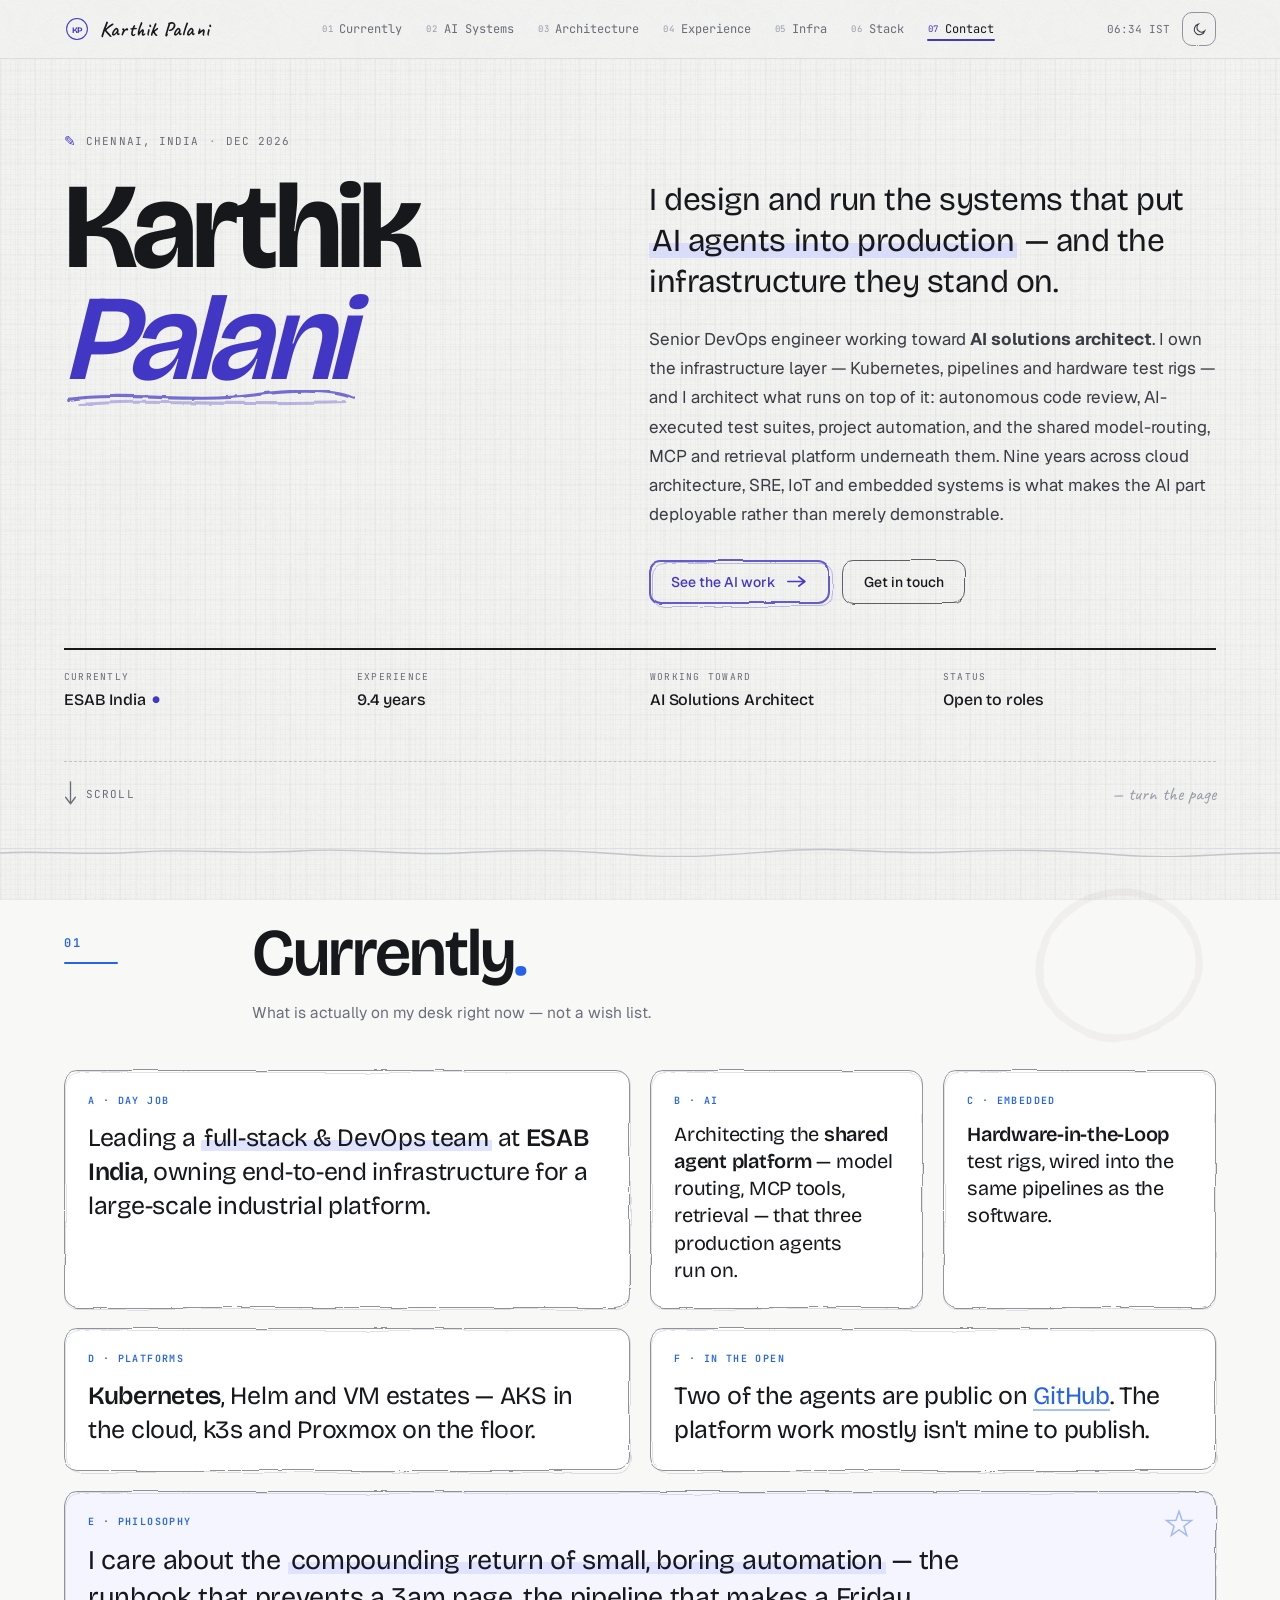
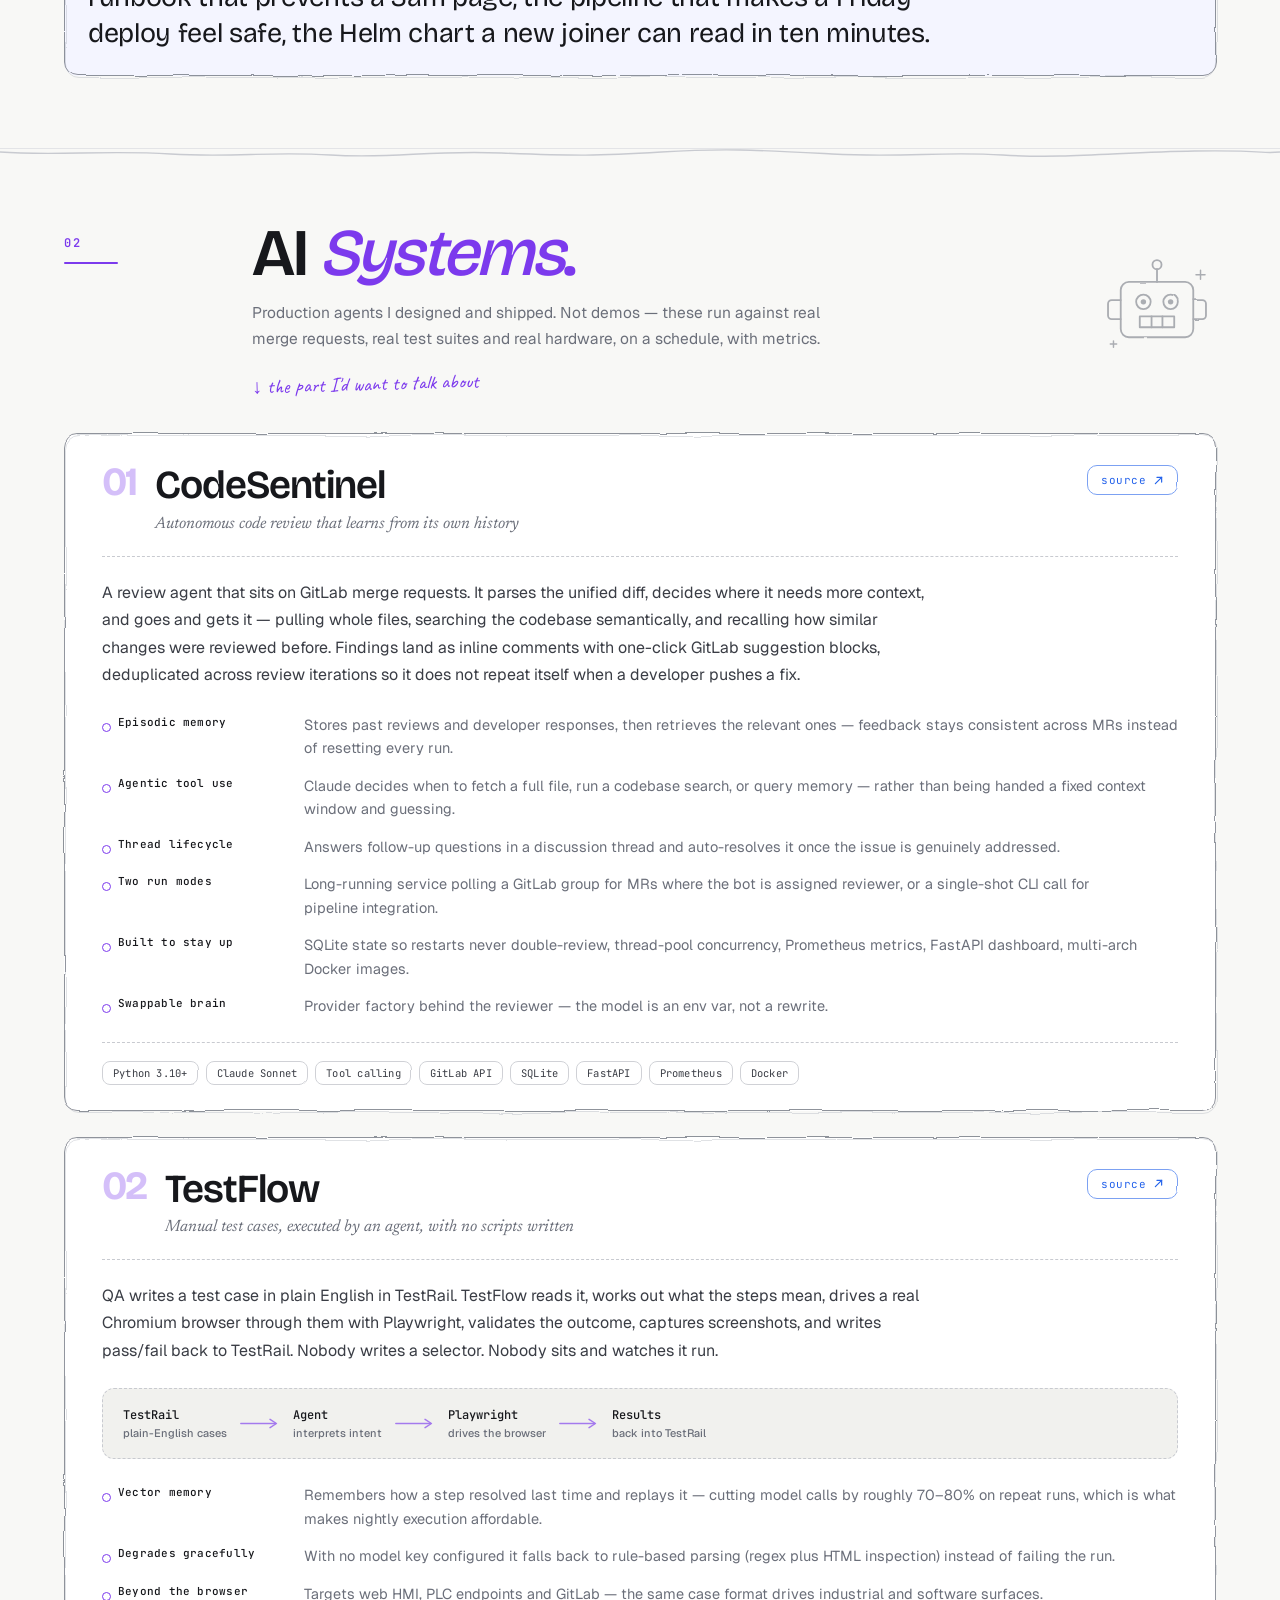
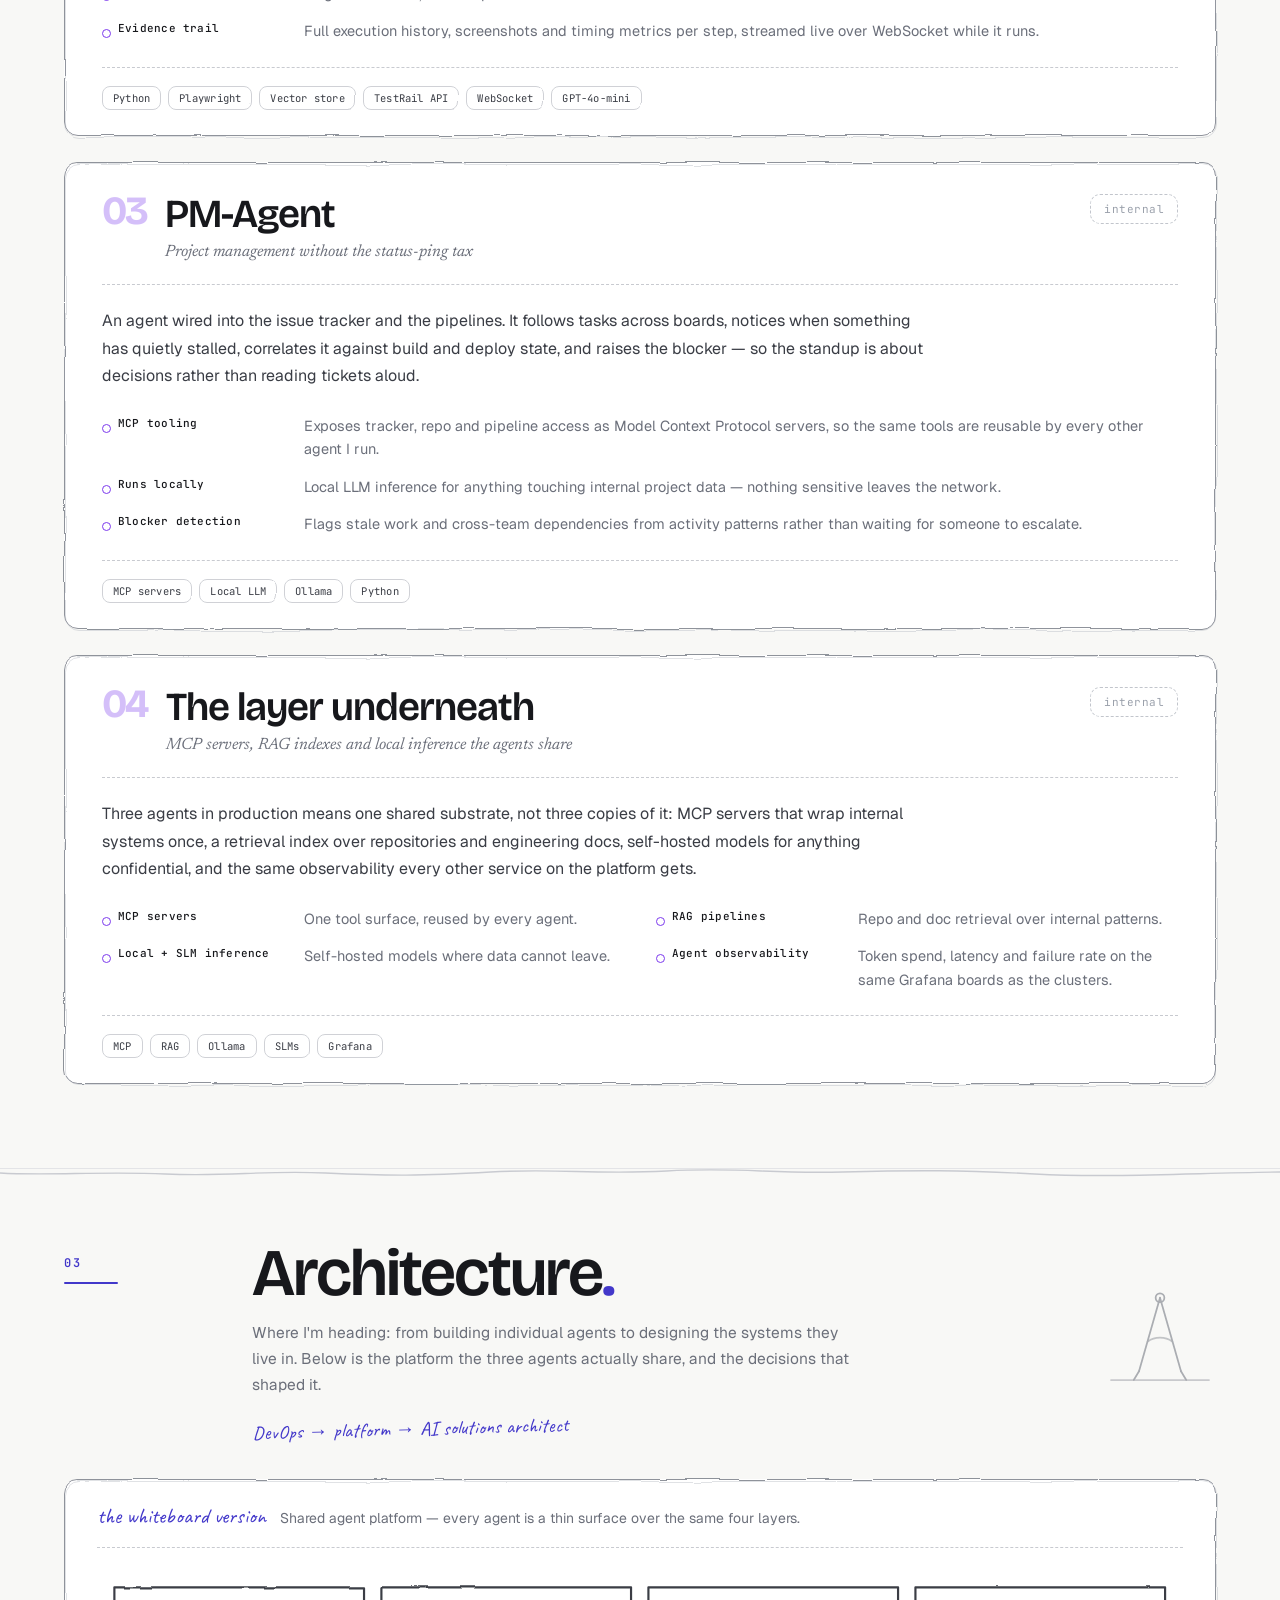
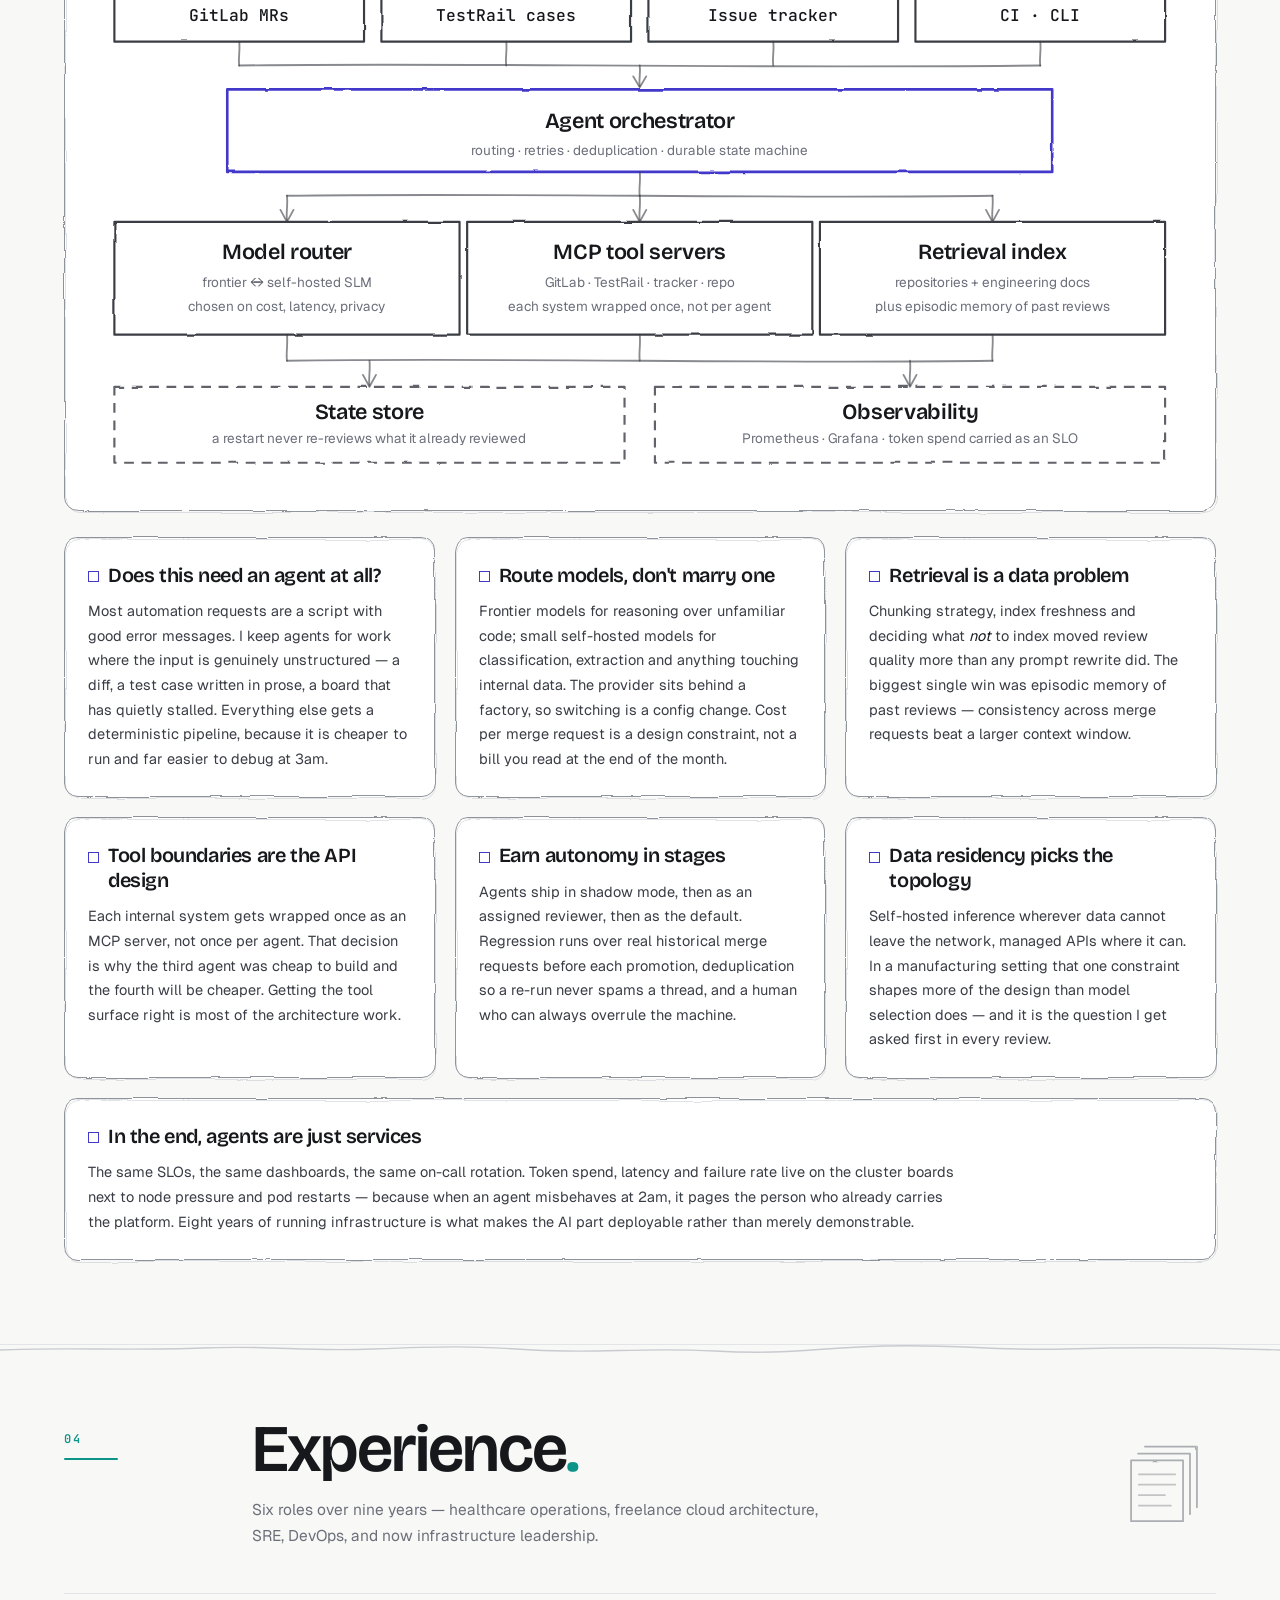
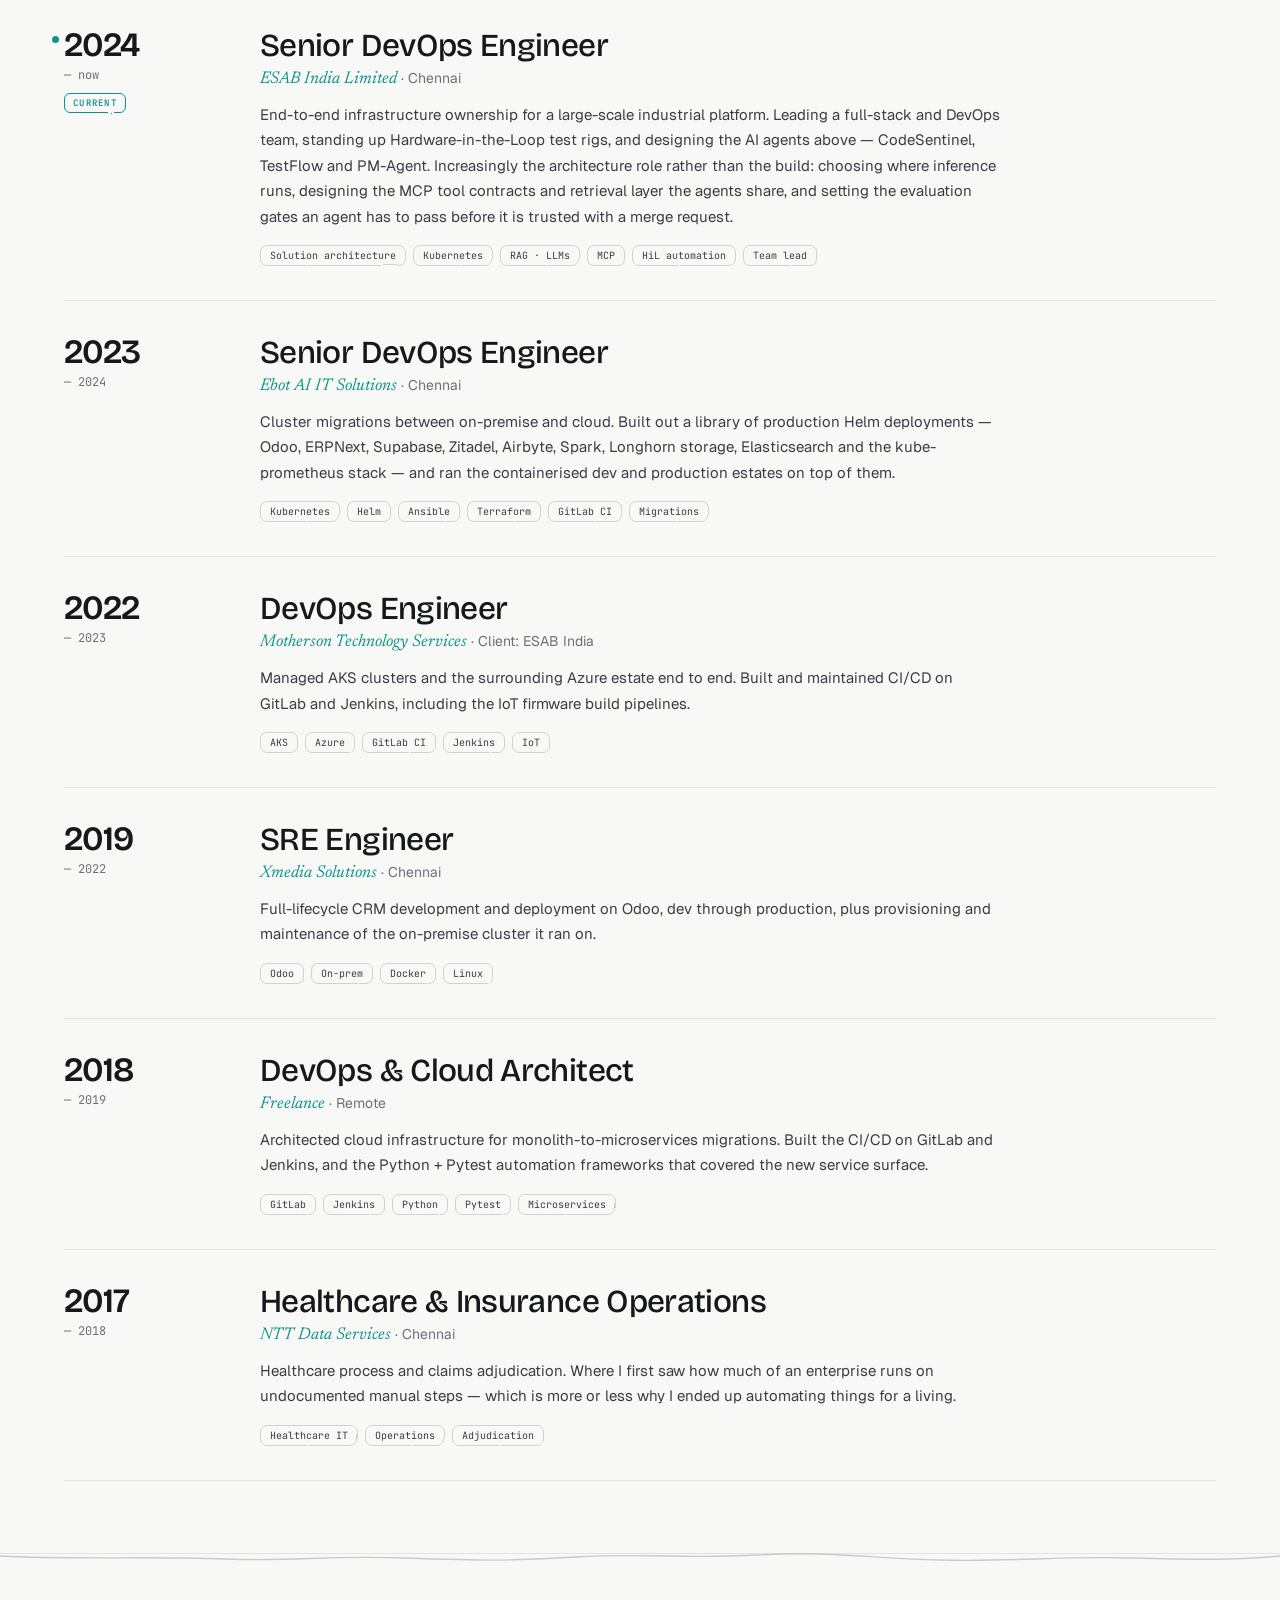
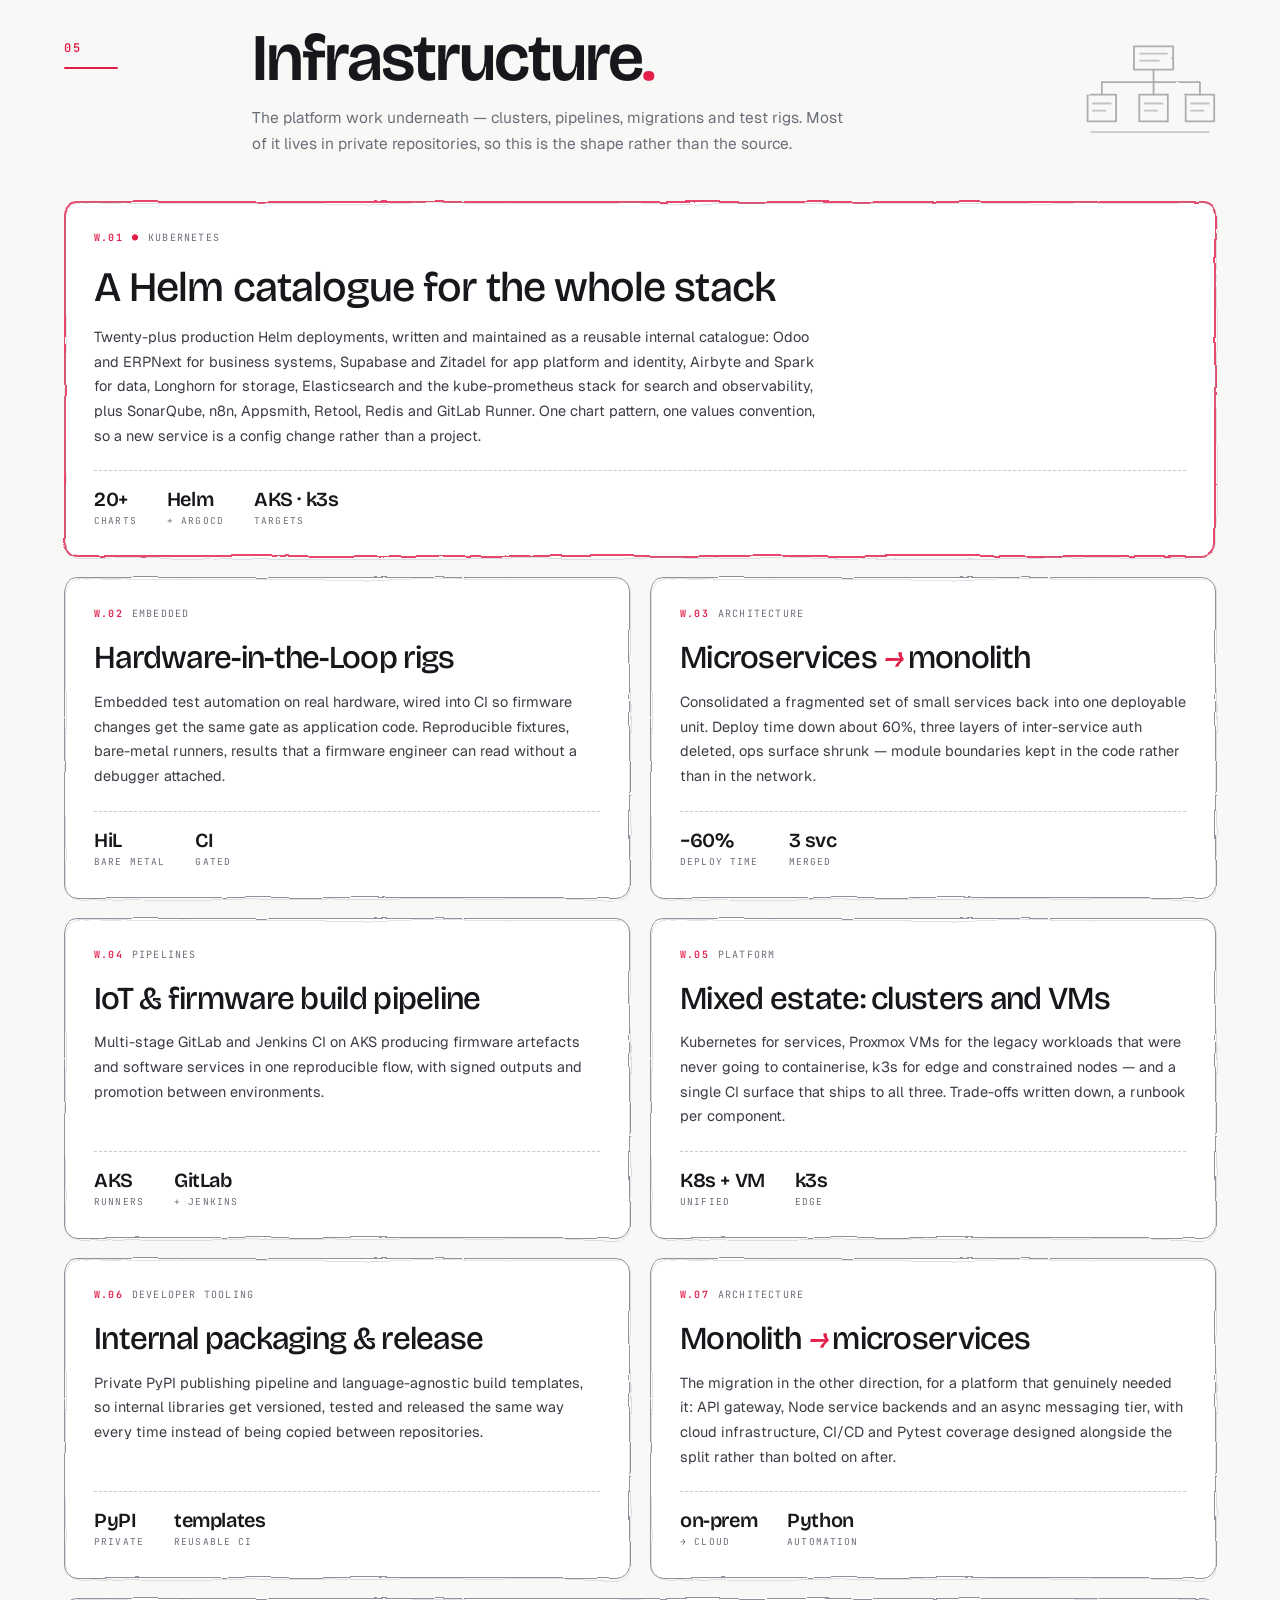
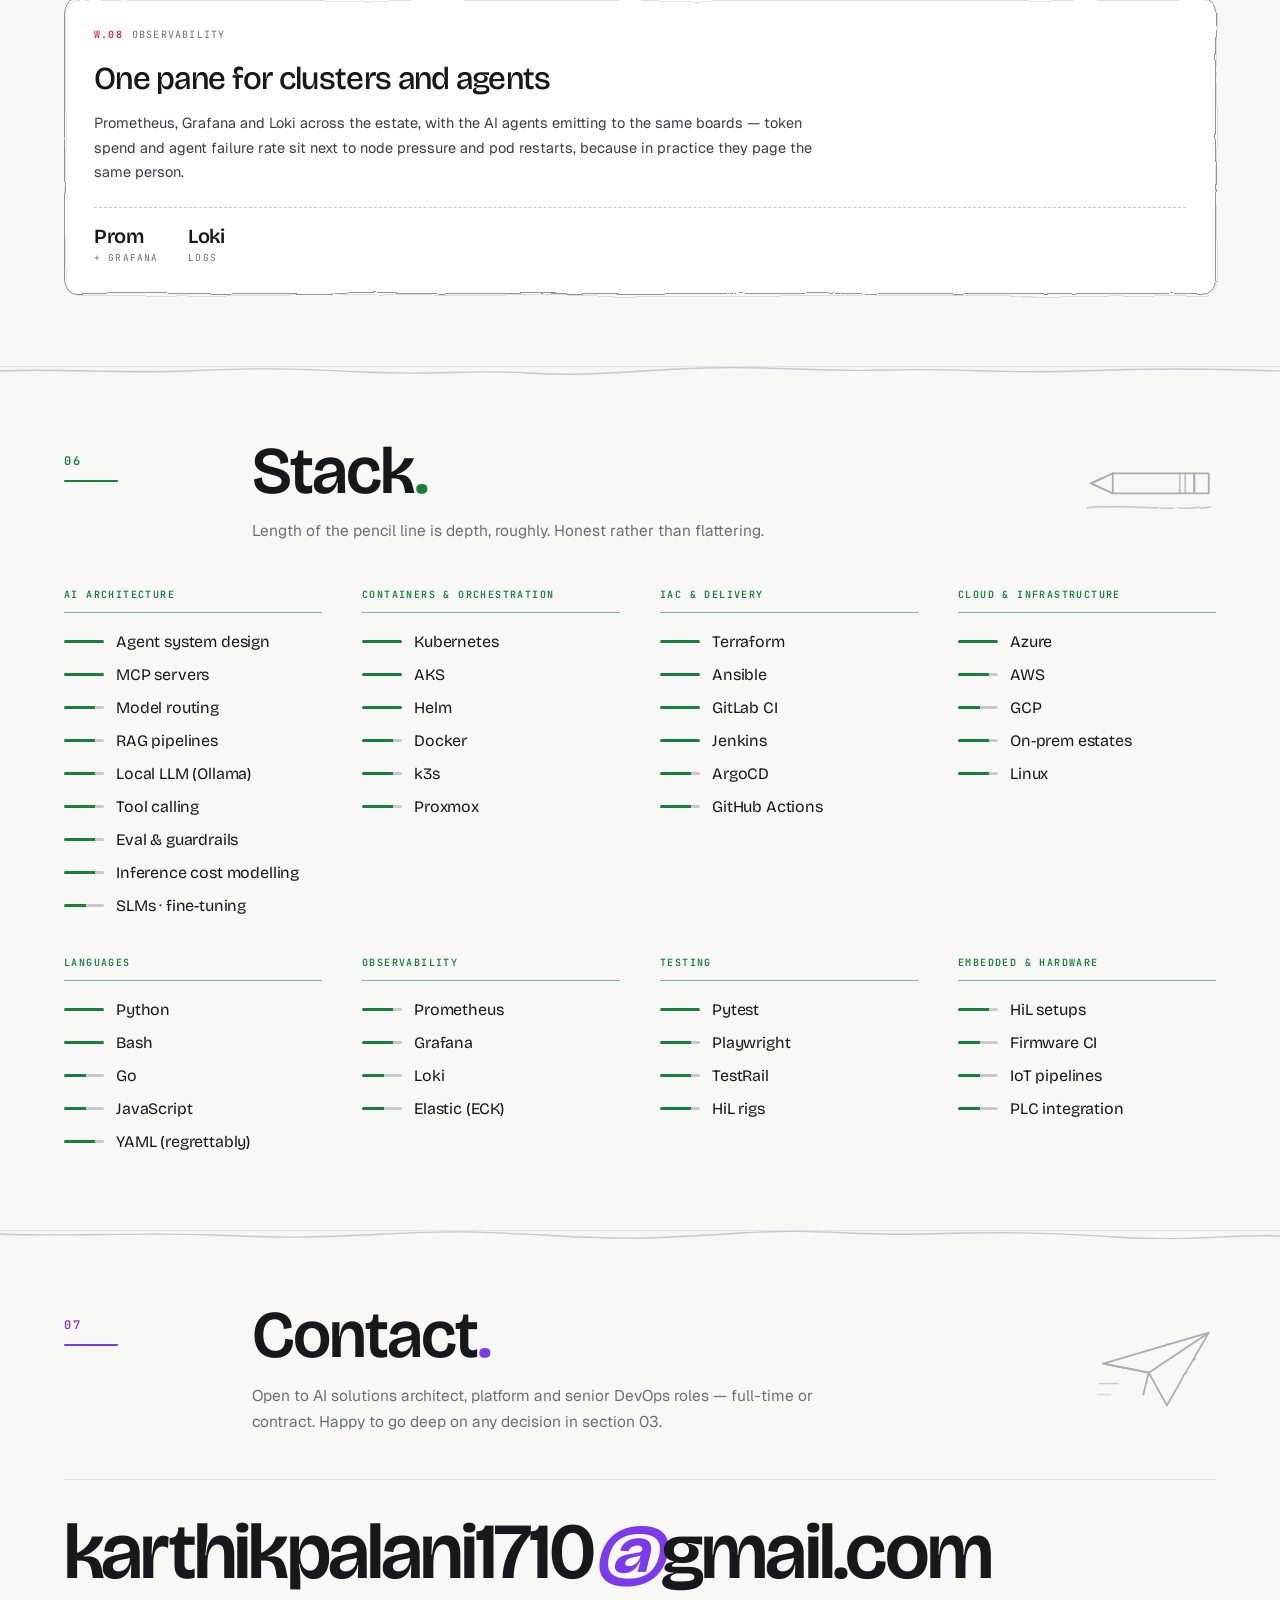
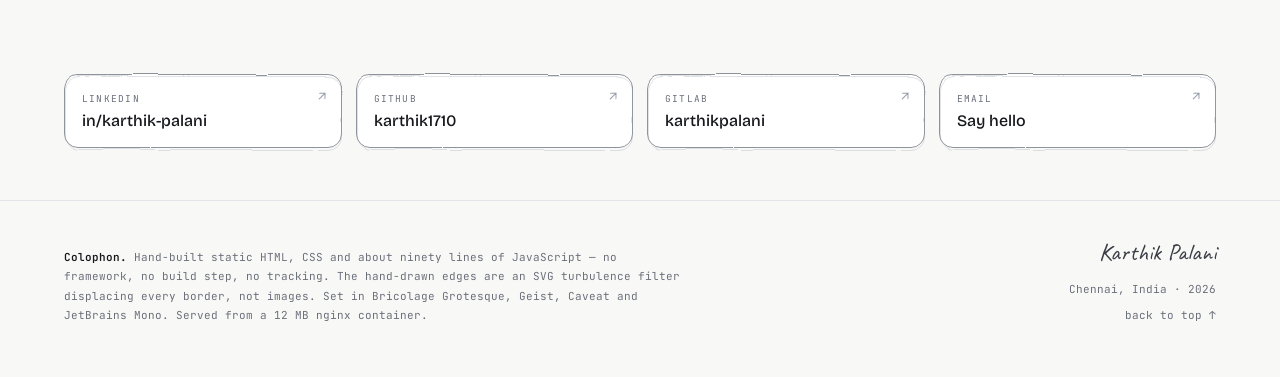
<file: index.html>
<!doctype html>
<html lang="en" data-theme="light">
<head>
<meta charset="utf-8" />
<meta name="viewport" content="width=device-width, initial-scale=1" />
<title>Karthik Palani — AI Solutions Architect &amp; Senior DevOps Engineer</title>
<meta name="description" content="Karthik Palani — Senior DevOps Engineer moving into AI solutions architecture. Designs and ships production AI agents for code review, test execution and project automation on Kubernetes." />
<meta name="color-scheme" content="light dark" />

<link rel="icon" href="favicon.svg" type="image/svg+xml" />
<link rel="icon" href="favicon-32.png" sizes="32x32" type="image/png" />
<link rel="apple-touch-icon" href="apple-touch-icon.png" />
<meta name="theme-color" content="#4338ca" />

<link rel="preconnect" href="https://fonts.googleapis.com">
<link rel="preconnect" href="https://fonts.gstatic.com" crossorigin>
<link href="https://fonts.googleapis.com/css2?family=Bricolage+Grotesque:opsz,wght@12..96,300;12..96,400;12..96,500;12..96,600;12..96,700;12..96,800&family=Caveat:wght@400;500;600;700&family=Geist:wght@300;400;500;600;700&family=JetBrains+Mono:wght@300;400;500;600&family=Newsreader:ital,wght@0,400;0,500;0,600;1,400;1,500&display=swap" rel="stylesheet">

<link rel="stylesheet" href="portfolio.css?v=14" />

<style>
  /* critical paint — set before external CSS lands so there is no flash */
  html[data-theme="light"]      { background-color: #f8f8f6; }
  html[data-theme="light"] body { background-color: #f8f8f6; color: #17181c; }
  html[data-theme="dark"]       { background-color: #131418; }
  html[data-theme="dark"] body  { background-color: #131418; color: #eceef2; }
</style>

<script>
  (function(){
    // Light is the default. A visitor's system preference is ignored on a
    // first visit; only an explicit toggle is remembered.
    var t = localStorage.getItem("kp3-theme") || "light";
    document.documentElement.setAttribute("data-theme", t);
  })();
</script>
</head>
<body>

<!-- ============================================================
     SKETCH FILTER DEFS — the whole hand-drawn look comes from here.
     #rough displaces stroked edges so straight lines wobble like pen.
     ============================================================ -->
<svg class="svg-defs" aria-hidden="true" focusable="false">
  <defs>
    <filter id="rough" x="-6%" y="-6%" width="112%" height="112%">
      <feTurbulence type="fractalNoise" baseFrequency="0.018" numOctaves="4" seed="7" result="noise"/>
      <feDisplacementMap in="SourceGraphic" in2="noise" scale="4" xChannelSelector="R" yChannelSelector="G"/>
    </filter>
    <filter id="rough-fine" x="-6%" y="-6%" width="112%" height="112%">
      <feTurbulence type="fractalNoise" baseFrequency="0.03" numOctaves="3" seed="19" result="noise"/>
      <feDisplacementMap in="SourceGraphic" in2="noise" scale="2.2" xChannelSelector="R" yChannelSelector="G"/>
    </filter>
    <filter id="rough-loose" x="-10%" y="-10%" width="120%" height="120%">
      <feTurbulence type="fractalNoise" baseFrequency="0.012" numOctaves="4" seed="31" result="noise"/>
      <feDisplacementMap in="SourceGraphic" in2="noise" scale="6" xChannelSelector="R" yChannelSelector="G"/>
    </filter>
  </defs>
</svg>

<div class="canvas-weave" aria-hidden="true"></div>
<div class="paper-grain" aria-hidden="true"></div>
<div class="scroll-progress" id="scrollProgress" aria-hidden="true"></div>

<!-- ============== TOP BAR ============== -->
<header class="topbar">
  <a href="#top" class="logo" aria-label="Karthik Palani — top of page">
    <span class="logo-badge">
      <svg viewBox="0 0 40 40" width="26" height="26" aria-hidden="true">
        <g filter="url(#rough-fine)" fill="none" stroke="currentColor" stroke-width="1.6" stroke-linecap="round">
          <circle cx="20" cy="20" r="16"/>
        </g>
        <text x="20" y="26" text-anchor="middle" class="logo-initials">KP</text>
      </svg>
    </span>
    <span class="logo-name">Karthik Palani</span>
  </a>

  <nav class="topnav" aria-label="Sections">
    <a href="#currently" data-nav="currently"><span class="n">01</span>Currently</a>
    <a href="#ai" data-nav="ai"><span class="n">02</span>AI Systems</a>
    <a href="#architecture" data-nav="architecture"><span class="n">03</span>Architecture</a>
    <a href="#experience" data-nav="experience"><span class="n">04</span>Experience</a>
    <a href="#work" data-nav="work"><span class="n">05</span>Infra</a>
    <a href="#stack" data-nav="stack"><span class="n">06</span>Stack</a>
    <a href="#contact" data-nav="contact"><span class="n">07</span>Contact</a>
  </nav>

  <div class="topbar-right">
    <span class="clock" id="clock">—:— IST</span>
    <button class="theme-toggle" id="themeToggle" aria-label="Toggle light and dark theme">
      <svg viewBox="0 0 24 24" class="icon-sun" width="15" height="15" aria-hidden="true"><g filter="url(#rough-fine)" fill="none" stroke="currentColor" stroke-width="1.7" stroke-linecap="round"><circle cx="12" cy="12" r="4.2"/><line x1="12" y1="2.6" x2="12" y2="5"/><line x1="12" y1="19" x2="12" y2="21.4"/><line x1="2.6" y1="12" x2="5" y2="12"/><line x1="19" y1="12" x2="21.4" y2="12"/><line x1="5.4" y1="5.4" x2="7" y2="7"/><line x1="17" y1="17" x2="18.6" y2="18.6"/><line x1="5.4" y1="18.6" x2="7" y2="17"/><line x1="17" y1="7" x2="18.6" y2="5.4"/></g></svg>
      <svg viewBox="0 0 24 24" class="icon-moon" width="15" height="15" aria-hidden="true"><g filter="url(#rough-fine)" fill="none" stroke="currentColor" stroke-width="1.7" stroke-linecap="round"><path d="M20.5 14.2A8.6 8.6 0 1 1 10.2 3.4a6.8 6.8 0 0 0 10.3 10.8z"/></g></svg>
    </button>
  </div>
</header>

<!-- ============== HERO ============== -->
<section class="hero" id="top">
  <div class="hero-inner">

      <div class="hero-kicker">
        <span class="kicker-mark">✎</span>
        <span>Chennai, India</span>
        <span class="kicker-sep">·</span>
        <span id="dateStamp">—</span>
      </div>

    <div class="hero-split">
      <div class="hero-namecol">
      <h1 class="hero-name">
        Karthik
        <span class="name-row">
          <span class="name-ital">Palani</span>
          <svg class="name-underline" viewBox="0 0 420 20" preserveAspectRatio="none" aria-hidden="true">
            <g filter="url(#rough)" fill="none" stroke="currentColor" stroke-width="3" stroke-linecap="round">
              <path d="M6 12 C 90 4, 180 16, 268 8 S 396 6, 414 11"/>
              <path d="M22 17 C 120 11, 230 19, 402 15" opacity=".45"/>
            </g>
          </svg>
        </span>
      </h1>
      </div>

      <div class="hero-textcol">
      <p class="hero-role">
        I design and run the systems that put
        <span class="mark-hl">AI agents into production</span>
        — and the infrastructure they stand on.
      </p>

      <p class="hero-intro">
        Senior DevOps engineer working toward <strong>AI solutions architect</strong>. I own the
        infrastructure layer — Kubernetes, pipelines and hardware test rigs — and I architect what
        runs on top of it: autonomous code review, AI-executed test suites, project automation,
        and the shared model-routing, MCP and retrieval platform underneath them.
        <span id="heroYearsWord">Eight</span> years across cloud architecture, SRE, IoT and
        embedded systems is what makes the AI part deployable rather than merely demonstrable.
      </p>

      <div class="hero-actions">
        <a class="btn btn-primary" href="#ai">
          <span>See the AI work</span>
          <svg viewBox="0 0 24 16" width="22" height="15" aria-hidden="true"><g filter="url(#rough-fine)" fill="none" stroke="currentColor" stroke-width="1.8" stroke-linecap="round" stroke-linejoin="round"><path d="M2 8 H20"/><path d="M14 3 L20.5 8 L14 13"/></g></svg>
        </a>
        <a class="btn" href="mailto:karthikpalani1710@gmail.com">Get in touch</a>
      </div>
      </div>
    </div>

      <dl class="hero-meta">
        <div class="meta-cell">
          <dt>Currently</dt>
          <dd>ESAB India <span class="now-dot" aria-hidden="true">●</span></dd>
        </div>
        <div class="meta-cell">
          <dt>Experience</dt>
          <dd id="metaYears">8.7 years</dd>
        </div>
        <div class="meta-cell">
          <dt>Working toward</dt>
          <dd>AI Solutions Architect</dd>
        </div>
        <div class="meta-cell">
          <dt>Status</dt>
          <dd>Open to roles</dd>
        </div>
      </dl>
  </div>

  <div class="hero-foot">
    <span class="scroll-cue">
      <svg viewBox="0 0 16 34" width="13" height="28" aria-hidden="true"><g filter="url(#rough-fine)" fill="none" stroke="currentColor" stroke-width="1.6" stroke-linecap="round" stroke-linejoin="round"><path d="M8 2 V27"/><path d="M2 21 L8 29 L14 21"/></g></svg>
      scroll
    </span>
    <span class="hero-foot-sig">— turn the page</span>
  </div>
</section>

<!-- ============== CURRENTLY ============== -->
<section class="section" id="currently">
  <div class="paper-edge" aria-hidden="true">
    <svg viewBox="0 0 1200 9" preserveAspectRatio="none"><path d="M0 5 C 40 2, 80 8, 130 4 S 220 7, 280 3 S 370 8, 430 5 S 520 1, 580 6 S 670 8, 730 3 S 830 7, 890 4 S 990 2, 1050 7 S 1150 4, 1200 5" fill="none" stroke="currentColor" stroke-width="1.4"/></svg>
  </div>
  <span class="coffee-ring" style="top: 40px; right: 6%;" aria-hidden="true"></span>

  <div class="section-head">
    <div class="section-marker"><span class="marker-num">01</span><span class="marker-rule" aria-hidden="true"></span></div>
    <div>
      <h2 class="section-title">Currently<span class="caret">.</span></h2>
      <p class="section-sub">What is actually on my desk right now — not a wish list.</p>
    </div>
  </div>

  <div class="now-grid">
    <article class="now-card sketch-box big">
      <div class="now-tag">A · Day job</div>
      <p>Leading a <span class="mark-hl">full-stack &amp; DevOps team</span> at <strong>ESAB India</strong>, owning end-to-end infrastructure for a large-scale industrial platform.</p>
    </article>

    <article class="now-card sketch-box">
      <div class="now-tag">B · AI</div>
      <p>Architecting the <strong>shared agent platform</strong> — model routing, MCP tools, retrieval — that three production agents run on.</p>
    </article>

    <article class="now-card sketch-box">
      <div class="now-tag">C · Embedded</div>
      <p><strong>Hardware-in-the-Loop</strong> test rigs, wired into the same pipelines as the software.</p>
    </article>

    <article class="now-card sketch-box big">
      <div class="now-tag">D · Platforms</div>
      <p><strong>Kubernetes</strong>, Helm and VM estates — AKS in the cloud, k3s and Proxmox on the floor.</p>
    </article>

    <article class="now-card sketch-box big">
      <div class="now-tag">F · In the open</div>
      <p>Two of the agents are public on <a class="link-pen" href="https://github.com/karthik1710" target="_blank" rel="noopener">GitHub</a>. The platform work mostly isn't mine to publish.</p>
    </article>

    <article class="now-card sketch-box wide">
      <div class="now-tag">E · Philosophy</div>
      <p>I care about the <span class="mark-hl">compounding return of small, boring automation</span> — the runbook that prevents a 3am page, the pipeline that makes a Friday deploy feel safe, the Helm chart a new joiner can read in ten minutes.</p>
      <span class="doodle-star" aria-hidden="true">
        <svg viewBox="0 0 40 40" width="34" height="34"><g filter="url(#rough-fine)" fill="none" stroke="currentColor" stroke-width="1.7" stroke-linecap="round"><path d="M20 5 L23.6 15.6 L34.8 15.8 L25.8 22.6 L29.1 33.4 L20 26.8 L10.9 33.4 L14.2 22.6 L5.2 15.8 L16.4 15.6 Z"/></g></svg>
      </span>
    </article>
  </div>
</section>

<!-- ============== AI SYSTEMS ============== -->
<section class="section section-ai" id="ai">
  <div class="paper-edge" aria-hidden="true">
    <svg viewBox="0 0 1200 9" preserveAspectRatio="none"><path d="M0 4 C 50 8, 100 2, 160 6 S 250 3, 310 7 S 400 2, 470 5 S 560 8, 620 4 S 710 2, 780 6 S 880 3, 940 7 S 1050 4, 1120 3 S 1180 6, 1200 4" fill="none" stroke="currentColor" stroke-width="1.4"/></svg>
  </div>

  <div class="section-head">
    <div class="section-marker"><span class="marker-num">02</span><span class="marker-rule" aria-hidden="true"></span></div>
    <div>
      <h2 class="section-title">AI <span class="title-ital">Systems</span><span class="caret">.</span></h2>
      <p class="section-sub">
        Production agents I designed and shipped. Not demos — these run against real
        merge requests, real test suites and real hardware, on a schedule, with metrics.
      </p>
      <p class="section-note note-hand">↓ the part I'd want to talk about</p>
    </div>

    <div class="section-art" aria-hidden="true">
      <svg viewBox="0 0 130 118" width="118" height="107">
        <g filter="url(#rough-fine)" fill="none" stroke="currentColor" stroke-width="2" stroke-linecap="round" stroke-linejoin="round">
          <path d="M65 33 V19"/>
          <circle cx="65" cy="14" r="5"/>
          <path d="M34 33 H96 a9 9 0 0 1 9 9 V85 a9 9 0 0 1 -9 9 H34 a9 9 0 0 1 -9 -9 V42 a9 9 0 0 1 9 -9 Z"/>
          <path d="M25 53 H15 a4 4 0 0 0 -4 4 V70 a4 4 0 0 0 4 4 H25"/>
          <path d="M105 53 H115 a4 4 0 0 1 4 4 V70 a4 4 0 0 1 -4 4 H105"/>
          <circle cx="50" cy="55" r="8"/>
          <circle cx="80" cy="55" r="8"/>
          <path d="M46 71 H84 V83 H46 Z"/>
          <path d="M59 71 V83"/>
          <path d="M71 71 V83"/>
        </g>
        <g filter="url(#rough-fine)" fill="currentColor" stroke="none">
          <circle cx="50" cy="55" r="3"/>
          <circle cx="80" cy="55" r="3"/>
        </g>
        <g filter="url(#rough-fine)" fill="none" stroke="currentColor" stroke-width="1.6" stroke-linecap="round">
          <path d="M113 20 V30 M108 25 H118"/>
          <path d="M17 98 V105 M13.5 101.5 H20.5"/>
        </g>
      </svg>
    </div>
  </div>

  <div class="ai-list">

    <!-- ---------- 01 CodeSentinel ---------- -->
    <article class="ai-entry sketch-box">
      <header class="ai-head">
        <span class="ai-index">01</span>
        <div class="ai-heading">
          <h3 class="ai-name">CodeSentinel</h3>
          <p class="ai-tagline">Autonomous code review that learns from its own history</p>
        </div>
        <a class="ai-repo" href="https://github.com/karthik1710/codesentinel" target="_blank" rel="noopener">
          <span>source</span>
          <svg viewBox="0 0 14 14" width="11" height="11" aria-hidden="true"><g filter="url(#rough-fine)" fill="none" stroke="currentColor" stroke-width="1.5" stroke-linecap="round"><path d="M3 11 L11 3"/><path d="M5 3 H11 V9"/></g></svg>
        </a>
      </header>

      <div class="ai-body">
        <p class="ai-lede">
          A review agent that sits on GitLab merge requests. It parses the unified diff,
          decides where it needs more context, and goes and gets it — pulling whole files,
          searching the codebase semantically, and recalling how similar changes were
          reviewed before. Findings land as inline comments with one-click GitLab suggestion
          blocks, deduplicated across review iterations so it does not repeat itself when a
          developer pushes a fix.
        </p>

        <ul class="ai-caps">
          <li>
            <span class="cap-k">Episodic memory</span>
            <span class="cap-v">Stores past reviews and developer responses, then retrieves the relevant ones — feedback stays consistent across MRs instead of resetting every run.</span>
          </li>
          <li>
            <span class="cap-k">Agentic tool use</span>
            <span class="cap-v">Claude decides when to fetch a full file, run a codebase search, or query memory — rather than being handed a fixed context window and guessing.</span>
          </li>
          <li>
            <span class="cap-k">Thread lifecycle</span>
            <span class="cap-v">Answers follow-up questions in a discussion thread and auto-resolves it once the issue is genuinely addressed.</span>
          </li>
          <li>
            <span class="cap-k">Two run modes</span>
            <span class="cap-v">Long-running service polling a GitLab group for MRs where the bot is assigned reviewer, or a single-shot CLI call for pipeline integration.</span>
          </li>
          <li>
            <span class="cap-k">Built to stay up</span>
            <span class="cap-v">SQLite state so restarts never double-review, thread-pool concurrency, Prometheus metrics, FastAPI dashboard, multi-arch Docker images.</span>
          </li>
          <li>
            <span class="cap-k">Swappable brain</span>
            <span class="cap-v">Provider factory behind the reviewer — the model is an env var, not a rewrite.</span>
          </li>
        </ul>
      </div>

      <footer class="ai-foot">
        <div class="chip-row">
          <span class="chip">Python 3.10+</span>
          <span class="chip">Claude Sonnet</span>
          <span class="chip">Tool calling</span>
          <span class="chip">GitLab API</span>
          <span class="chip">SQLite</span>
          <span class="chip">FastAPI</span>
          <span class="chip">Prometheus</span>
          <span class="chip">Docker</span>
        </div>
      </footer>
    </article>

    <!-- ---------- 02 TestFlow ---------- -->
    <article class="ai-entry sketch-box">
      <header class="ai-head">
        <span class="ai-index">02</span>
        <div class="ai-heading">
          <h3 class="ai-name">TestFlow</h3>
          <p class="ai-tagline">Manual test cases, executed by an agent, with no scripts written</p>
        </div>
        <a class="ai-repo" href="https://github.com/karthik1710/testflow" target="_blank" rel="noopener">
          <span>source</span>
          <svg viewBox="0 0 14 14" width="11" height="11" aria-hidden="true"><g filter="url(#rough-fine)" fill="none" stroke="currentColor" stroke-width="1.5" stroke-linecap="round"><path d="M3 11 L11 3"/><path d="M5 3 H11 V9"/></g></svg>
        </a>
      </header>

      <div class="ai-body">
        <p class="ai-lede">
          QA writes a test case in plain English in TestRail. TestFlow reads it, works out
          what the steps mean, drives a real Chromium browser through them with Playwright,
          validates the outcome, captures screenshots, and writes pass/fail back to
          TestRail. Nobody writes a selector. Nobody sits and watches it run.
        </p>

        <div class="flow-strip" aria-label="Pipeline: TestRail to AI to Playwright to results">
          <span class="flow-node">TestRail<em>plain-English cases</em></span>
          <span class="flow-arrow" aria-hidden="true">
            <svg viewBox="0 0 46 14" width="42" height="13"><g filter="url(#rough-fine)" fill="none" stroke="currentColor" stroke-width="1.6" stroke-linecap="round" stroke-linejoin="round"><path d="M2 7 H40"/><path d="M34 2.5 L41 7 L34 11.5"/></g></svg>
          </span>
          <span class="flow-node">Agent<em>interprets intent</em></span>
          <span class="flow-arrow" aria-hidden="true">
            <svg viewBox="0 0 46 14" width="42" height="13"><g filter="url(#rough-fine)" fill="none" stroke="currentColor" stroke-width="1.6" stroke-linecap="round" stroke-linejoin="round"><path d="M2 7 H40"/><path d="M34 2.5 L41 7 L34 11.5"/></g></svg>
          </span>
          <span class="flow-node">Playwright<em>drives the browser</em></span>
          <span class="flow-arrow" aria-hidden="true">
            <svg viewBox="0 0 46 14" width="42" height="13"><g filter="url(#rough-fine)" fill="none" stroke="currentColor" stroke-width="1.6" stroke-linecap="round" stroke-linejoin="round"><path d="M2 7 H40"/><path d="M34 2.5 L41 7 L34 11.5"/></g></svg>
          </span>
          <span class="flow-node">Results<em>back into TestRail</em></span>
        </div>

        <ul class="ai-caps">
          <li>
            <span class="cap-k">Vector memory</span>
            <span class="cap-v">Remembers how a step resolved last time and replays it — cutting model calls by roughly 70–80% on repeat runs, which is what makes nightly execution affordable.</span>
          </li>
          <li>
            <span class="cap-k">Degrades gracefully</span>
            <span class="cap-v">With no model key configured it falls back to rule-based parsing (regex plus HTML inspection) instead of failing the run.</span>
          </li>
          <li>
            <span class="cap-k">Beyond the browser</span>
            <span class="cap-v">Targets web HMI, PLC endpoints and GitLab — the same case format drives industrial and software surfaces.</span>
          </li>
          <li>
            <span class="cap-k">Evidence trail</span>
            <span class="cap-v">Full execution history, screenshots and timing metrics per step, streamed live over WebSocket while it runs.</span>
          </li>
        </ul>
      </div>

      <footer class="ai-foot">
        <div class="chip-row">
          <span class="chip">Python</span>
          <span class="chip">Playwright</span>
          <span class="chip">Vector store</span>
          <span class="chip">TestRail API</span>
          <span class="chip">WebSocket</span>
          <span class="chip">GPT-4o-mini</span>
        </div>
      </footer>
    </article>

    <!-- ---------- 03 PM-Agent ---------- -->
    <article class="ai-entry sketch-box">
      <header class="ai-head">
        <span class="ai-index">03</span>
        <div class="ai-heading">
          <h3 class="ai-name">PM-Agent</h3>
          <p class="ai-tagline">Project management without the status-ping tax</p>
        </div>
        <span class="ai-repo is-private">internal</span>
      </header>

      <div class="ai-body">
        <p class="ai-lede">
          An agent wired into the issue tracker and the pipelines. It follows tasks across
          boards, notices when something has quietly stalled, correlates it against build
          and deploy state, and raises the blocker — so the standup is about decisions
          rather than reading tickets aloud.
        </p>

        <ul class="ai-caps">
          <li>
            <span class="cap-k">MCP tooling</span>
            <span class="cap-v">Exposes tracker, repo and pipeline access as Model Context Protocol servers, so the same tools are reusable by every other agent I run.</span>
          </li>
          <li>
            <span class="cap-k">Runs locally</span>
            <span class="cap-v">Local LLM inference for anything touching internal project data — nothing sensitive leaves the network.</span>
          </li>
          <li>
            <span class="cap-k">Blocker detection</span>
            <span class="cap-v">Flags stale work and cross-team dependencies from activity patterns rather than waiting for someone to escalate.</span>
          </li>
        </ul>
      </div>

      <footer class="ai-foot">
        <div class="chip-row">
          <span class="chip">MCP servers</span>
          <span class="chip">Local LLM</span>
          <span class="chip">Ollama</span>
          <span class="chip">Python</span>
        </div>
      </footer>
    </article>

    <!-- ---------- 04 Platform ---------- -->
    <article class="ai-entry sketch-box is-compact">
      <header class="ai-head">
        <span class="ai-index">04</span>
        <div class="ai-heading">
          <h3 class="ai-name">The layer underneath</h3>
          <p class="ai-tagline">MCP servers, RAG indexes and local inference the agents share</p>
        </div>
        <span class="ai-repo is-private">internal</span>
      </header>

      <div class="ai-body">
        <p class="ai-lede">
          Three agents in production means one shared substrate, not three copies of it:
          MCP servers that wrap internal systems once, a retrieval index over repositories
          and engineering docs, self-hosted models for anything confidential, and the same
          observability every other service on the platform gets.
        </p>

        <ul class="ai-caps two-up">
          <li><span class="cap-k">MCP servers</span><span class="cap-v">One tool surface, reused by every agent.</span></li>
          <li><span class="cap-k">RAG pipelines</span><span class="cap-v">Repo and doc retrieval over internal patterns.</span></li>
          <li><span class="cap-k">Local + SLM inference</span><span class="cap-v">Self-hosted models where data cannot leave.</span></li>
          <li><span class="cap-k">Agent observability</span><span class="cap-v">Token spend, latency and failure rate on the same Grafana boards as the clusters.</span></li>
        </ul>
      </div>

      <footer class="ai-foot">
        <div class="chip-row">
          <span class="chip">MCP</span>
          <span class="chip">RAG</span>
          <span class="chip">Ollama</span>
          <span class="chip">SLMs</span>
          <span class="chip">Grafana</span>
        </div>
      </footer>
    </article>

  </div>
</section>

<!-- ============== ARCHITECTURE ============== -->
<section class="section section-arch" id="architecture">
  <div class="paper-edge" aria-hidden="true">
    <svg viewBox="0 0 1200 9" preserveAspectRatio="none"><path d="M0 5 C 45 8, 95 3, 155 6 S 245 2, 305 5 S 395 8, 460 4 S 555 7, 625 3 S 720 6, 790 4 S 900 2, 970 6 S 1120 5, 1200 4" fill="none" stroke="currentColor" stroke-width="1.4"/></svg>
  </div>

  <div class="section-head">
    <div class="section-marker"><span class="marker-num">03</span><span class="marker-rule" aria-hidden="true"></span></div>
    <div>
      <h2 class="section-title">Architecture<span class="caret">.</span></h2>
      <p class="section-sub">
        Where I'm heading: from building individual agents to designing the systems they
        live in. Below is the platform the three agents actually share, and the decisions
        that shaped it.
      </p>
      <p class="section-note note-hand">DevOps → platform → AI solutions architect</p>
    </div>

    <div class="section-art" aria-hidden="true">
      <svg viewBox="0 0 128 116" width="112" height="102">
        <g filter="url(#rough-fine)" fill="none" stroke="currentColor" stroke-width="2" stroke-linecap="round" stroke-linejoin="round">
          <!-- compass and straightedge, the drafting kit -->
          <path d="M64 12 L40 96"/>
          <path d="M64 12 L88 96"/>
          <circle cx="64" cy="12" r="5"/>
          <path d="M50 62 C 58 56, 70 56, 78 62" opacity=".7"/>
          <path d="M40 96 L34 106"/>
          <path d="M88 96 L94 106"/>
          <path d="M8 106 H120" opacity=".6"/>
        </g>
      </svg>
    </div>
  </div>

  <!-- ---------- reference architecture ---------- -->
  <figure class="arch-diagram sketch-box">
    <figcaption class="arch-cap">
      <span class="arch-cap-hand">the whiteboard version</span>
      <span class="arch-cap-sub">Shared agent platform — every agent is a thin surface over the same four layers.</span>
    </figcaption>

    <div class="arch-svg-wrap">
      <svg class="arch-svg" viewBox="0 0 1000 470" role="img"
           aria-label="Layered diagram: four surfaces feed an agent orchestrator, which sits on a model router, MCP tool servers and a retrieval index, all backed by a state store and observability.">

        <!-- ===== row A: surfaces ===== -->
        <g class="d-box">
          <path d="M16 16 H246 V66 H16 Z"/>
          <path d="M262 16 H492 V66 H262 Z"/>
          <path d="M508 16 H738 V66 H508 Z"/>
          <path d="M754 16 H984 V66 H754 Z"/>
        </g>
        <g class="d-link">
          <path d="M131 66 C 132 74, 130 81, 131 88"/>
          <path d="M377 66 C 378 74, 376 81, 377 88"/>
          <path d="M623 66 C 624 74, 622 81, 623 88"/>
          <path d="M869 66 C 870 74, 868 81, 869 88"/>
          <path d="M131 88 C 330 85, 560 91, 869 88"/>
          <path d="M500 88 C 501 95, 499 101, 500 107"/>
          <path d="M494 98 L500 108 L506 98"/>
        </g>
        <text class="t-lead" x="131" y="47">GitLab MRs</text>
        <text class="t-lead" x="377" y="47">TestRail cases</text>
        <text class="t-lead" x="623" y="47">Issue tracker</text>
        <text class="t-lead" x="869" y="47">CI · CLI</text>

        <!-- ===== row B: orchestrator ===== -->
        <g class="d-box d-accent"><path d="M120 110 H880 V186 H120 Z"/></g>
        <text class="t-title" x="500" y="146">Agent orchestrator</text>
        <text class="t-sub"   x="500" y="170">routing · retries · deduplication · durable state machine</text>

        <g class="d-link">
          <path d="M500 186 C 501 194, 499 201, 500 208"/>
          <path d="M175 208 C 380 205, 620 211, 825 208"/>
          <path d="M175 208 C 176 216, 174 223, 175 231"/>
          <path d="M169 221 L175 232 L181 221"/>
          <path d="M500 208 C 501 216, 499 223, 500 231"/>
          <path d="M494 221 L500 232 L506 221"/>
          <path d="M825 208 C 826 216, 824 223, 825 231"/>
          <path d="M819 221 L825 232 L831 221"/>
        </g>

        <!-- ===== row C: capability layer ===== -->
        <g class="d-box">
          <path d="M16 232 H334 V336 H16 Z"/>
          <path d="M341 232 H659 V336 H341 Z"/>
          <path d="M666 232 H984 V336 H666 Z"/>
        </g>
        <text class="t-title" x="175" y="266">Model router</text>
        <text class="t-sub"   x="175" y="292">frontier ↔ self-hosted SLM</text>
        <text class="t-sub"   x="175" y="314">chosen on cost, latency, privacy</text>

        <text class="t-title" x="500" y="266">MCP tool servers</text>
        <text class="t-sub"   x="500" y="292">GitLab · TestRail · tracker · repo</text>
        <text class="t-sub"   x="500" y="314">each system wrapped once, not per agent</text>

        <text class="t-title" x="825" y="266">Retrieval index</text>
        <text class="t-sub"   x="825" y="292">repositories + engineering docs</text>
        <text class="t-sub"   x="825" y="314">plus episodic memory of past reviews</text>

        <g class="d-link">
          <path d="M175 336 C 176 345, 174 352, 175 360"/>
          <path d="M500 336 C 501 345, 499 352, 500 360"/>
          <path d="M825 336 C 826 345, 824 352, 825 360"/>
          <path d="M175 360 C 380 357, 620 363, 825 360"/>
          <path d="M251 360 C 252 368, 250 375, 251 383"/>
          <path d="M245 373 L251 384 L257 373"/>
          <path d="M749 360 C 750 368, 748 375, 749 383"/>
          <path d="M743 373 L749 384 L755 373"/>
        </g>

        <!-- ===== row D: foundation ===== -->
        <g class="d-box d-dashed">
          <path d="M16 384 H486 V454 H16 Z"/>
          <path d="M514 384 H984 V454 H514 Z"/>
        </g>
        <text class="t-title" x="251" y="414">State store</text>
        <text class="t-sub"   x="251" y="436">a restart never re-reviews what it already reviewed</text>

        <text class="t-title" x="749" y="414">Observability</text>
        <text class="t-sub"   x="749" y="436">Prometheus · Grafana · token spend carried as an SLO</text>
      </svg>
    </div>
  </figure>

  <!-- ---------- the decisions ---------- -->
  <div class="arch-grid">

    <article class="arch-card sketch-box">
      <div class="arch-q">Does this need an agent at all?</div>
      <p>
        Most automation requests are a script with good error messages. I keep agents for work
        where the input is genuinely unstructured — a diff, a test case written in prose, a board
        that has quietly stalled. Everything else gets a deterministic pipeline, because it is
        cheaper to run and far easier to debug at 3am.
      </p>
    </article>

    <article class="arch-card sketch-box">
      <div class="arch-q">Route models, don't marry one</div>
      <p>
        Frontier models for reasoning over unfamiliar code; small self-hosted models for
        classification, extraction and anything touching internal data. The provider sits behind
        a factory, so switching is a config change. Cost per merge request is a design
        constraint, not a bill you read at the end of the month.
      </p>
    </article>

    <article class="arch-card sketch-box">
      <div class="arch-q">Retrieval is a data problem</div>
      <p>
        Chunking strategy, index freshness and deciding what <em>not</em> to index moved review
        quality more than any prompt rewrite did. The biggest single win was episodic memory of
        past reviews — consistency across merge requests beat a larger context window.
      </p>
    </article>

    <article class="arch-card sketch-box">
      <div class="arch-q">Tool boundaries are the API design</div>
      <p>
        Each internal system gets wrapped once as an MCP server, not once per agent. That
        decision is why the third agent was cheap to build and the fourth will be cheaper.
        Getting the tool surface right is most of the architecture work.
      </p>
    </article>

    <article class="arch-card sketch-box">
      <div class="arch-q">Earn autonomy in stages</div>
      <p>
        Agents ship in shadow mode, then as an assigned reviewer, then as the default. Regression
        runs over real historical merge requests before each promotion, deduplication so a re-run
        never spams a thread, and a human who can always overrule the machine.
      </p>
    </article>

    <article class="arch-card sketch-box">
      <div class="arch-q">Data residency picks the topology</div>
      <p>
        Self-hosted inference wherever data cannot leave the network, managed APIs where it can.
        In a manufacturing setting that one constraint shapes more of the design than model
        selection does — and it is the question I get asked first in every review.
      </p>
    </article>

    <article class="arch-card sketch-box wide">
      <div class="arch-q">In the end, agents are just services</div>
      <p>
        The same SLOs, the same dashboards, the same on-call rotation. Token spend, latency and
        failure rate live on the cluster boards next to node pressure and pod restarts — because
        when an agent misbehaves at 2am, it pages the person who already carries the platform.
        Eight years of running infrastructure is what makes the AI part deployable rather than
        merely demonstrable.
      </p>
    </article>

  </div>
</section>

<!-- ============== EXPERIENCE ============== -->
<section class="section" id="experience">
  <div class="paper-edge" aria-hidden="true">
    <svg viewBox="0 0 1200 9" preserveAspectRatio="none"><path d="M0 6 C 60 3, 120 7, 190 4 S 280 8, 350 5 S 440 2, 500 6 S 600 3, 670 7 S 760 4, 830 2 S 930 7, 1000 5 S 1120 3, 1200 6" fill="none" stroke="currentColor" stroke-width="1.4"/></svg>
  </div>

  <div class="section-head">
    <div class="section-marker"><span class="marker-num">04</span><span class="marker-rule" aria-hidden="true"></span></div>
    <div>
      <h2 class="section-title">Experience<span class="caret">.</span></h2>
      <p class="section-sub">
        Six roles over <span id="expSubYearsWord">eight</span> years — healthcare operations,
        freelance cloud architecture, SRE, DevOps, and now infrastructure leadership.
      </p>
    </div>

    <div class="section-art" aria-hidden="true">
      <svg viewBox="0 0 120 120" width="104" height="104">
        <g filter="url(#rough-fine)" fill="none" stroke="currentColor" stroke-width="2" stroke-linecap="round" stroke-linejoin="round">
          <!-- a stack of pages, oldest at the back -->
          <path d="M22 34 H82 V104 H22 Z"/>
          <path d="M30 26 H90 V96"/>
          <path d="M38 18 H98 V88"/>
          <!-- ruled lines on the front page -->
          <path d="M31 50 H73" opacity=".7"/>
          <path d="M31 62 H73" opacity=".7"/>
          <path d="M31 74 H61" opacity=".7"/>
          <path d="M31 86 H68" opacity=".7"/>
        </g>
      </svg>
    </div>
  </div>

  <div class="exp-list">

    <article class="exp-row current">
      <div class="exp-year">
        <div class="y-from">2024</div>
        <div class="y-to">— now</div>
        <div class="y-tag">CURRENT</div>
      </div>
      <div class="exp-main">
        <h3 class="exp-role">Senior DevOps Engineer</h3>
        <div class="exp-company">ESAB India Limited <span class="exp-loc">· Chennai</span></div>
        <p class="exp-desc">
          End-to-end infrastructure ownership for a large-scale industrial platform. Leading a
          full-stack and DevOps team, standing up Hardware-in-the-Loop test rigs, and designing
          the AI agents above — CodeSentinel, TestFlow and PM-Agent. Increasingly the architecture
          role rather than the build: choosing where inference runs, designing the MCP tool
          contracts and retrieval layer the agents share, and setting the evaluation gates an
          agent has to pass before it is trusted with a merge request.
        </p>
        <div class="exp-tags"><span>Solution architecture</span><span>Kubernetes</span><span>RAG · LLMs</span><span>MCP</span><span>HiL automation</span><span>Team lead</span></div>
      </div>
    </article>

    <article class="exp-row">
      <div class="exp-year"><div class="y-from">2023</div><div class="y-to">— 2024</div></div>
      <div class="exp-main">
        <h3 class="exp-role">Senior DevOps Engineer</h3>
        <div class="exp-company">Ebot AI IT Solutions <span class="exp-loc">· Chennai</span></div>
        <p class="exp-desc">
          Cluster migrations between on-premise and cloud. Built out a library of production
          Helm deployments — Odoo, ERPNext, Supabase, Zitadel, Airbyte, Spark, Longhorn storage,
          Elasticsearch and the kube-prometheus stack — and ran the containerised dev and
          production estates on top of them.
        </p>
        <div class="exp-tags"><span>Kubernetes</span><span>Helm</span><span>Ansible</span><span>Terraform</span><span>GitLab CI</span><span>Migrations</span></div>
      </div>
    </article>

    <article class="exp-row">
      <div class="exp-year"><div class="y-from">2022</div><div class="y-to">— 2023</div></div>
      <div class="exp-main">
        <h3 class="exp-role">DevOps Engineer</h3>
        <div class="exp-company">Motherson Technology Services <span class="exp-loc">· Client: ESAB India</span></div>
        <p class="exp-desc">
          Managed AKS clusters and the surrounding Azure estate end to end. Built and maintained
          CI/CD on GitLab and Jenkins, including the IoT firmware build pipelines.
        </p>
        <div class="exp-tags"><span>AKS</span><span>Azure</span><span>GitLab CI</span><span>Jenkins</span><span>IoT</span></div>
      </div>
    </article>

    <article class="exp-row">
      <div class="exp-year"><div class="y-from">2019</div><div class="y-to">— 2022</div></div>
      <div class="exp-main">
        <h3 class="exp-role">SRE Engineer</h3>
        <div class="exp-company">Xmedia Solutions <span class="exp-loc">· Chennai</span></div>
        <p class="exp-desc">
          Full-lifecycle CRM development and deployment on Odoo, dev through production, plus
          provisioning and maintenance of the on-premise cluster it ran on.
        </p>
        <div class="exp-tags"><span>Odoo</span><span>On-prem</span><span>Docker</span><span>Linux</span></div>
      </div>
    </article>

    <article class="exp-row">
      <div class="exp-year"><div class="y-from">2018</div><div class="y-to">— 2019</div></div>
      <div class="exp-main">
        <h3 class="exp-role">DevOps &amp; Cloud Architect</h3>
        <div class="exp-company">Freelance <span class="exp-loc">· Remote</span></div>
        <p class="exp-desc">
          Architected cloud infrastructure for monolith-to-microservices migrations. Built the
          CI/CD on GitLab and Jenkins, and the Python + Pytest automation frameworks that
          covered the new service surface.
        </p>
        <div class="exp-tags"><span>GitLab</span><span>Jenkins</span><span>Python</span><span>Pytest</span><span>Microservices</span></div>
      </div>
    </article>

    <article class="exp-row">
      <div class="exp-year"><div class="y-from">2017</div><div class="y-to">— 2018</div></div>
      <div class="exp-main">
        <h3 class="exp-role">Healthcare &amp; Insurance Operations</h3>
        <div class="exp-company">NTT Data Services <span class="exp-loc">· Chennai</span></div>
        <p class="exp-desc">
          Healthcare process and claims adjudication. Where I first saw how much of an
          enterprise runs on undocumented manual steps — which is more or less why I ended
          up automating things for a living.
        </p>
        <div class="exp-tags"><span>Healthcare IT</span><span>Operations</span><span>Adjudication</span></div>
      </div>
    </article>

  </div>
</section>

<!-- ============== INFRASTRUCTURE WORK ============== -->
<section class="section" id="work">
  <div class="paper-edge" aria-hidden="true">
    <svg viewBox="0 0 1200 9" preserveAspectRatio="none"><path d="M0 3 C 70 7, 140 3, 210 6 S 300 2, 380 5 S 470 8, 540 4 S 640 6, 710 2 S 810 5, 880 7 S 990 3, 1060 5 S 1160 7, 1200 3" fill="none" stroke="currentColor" stroke-width="1.4"/></svg>
  </div>

  <div class="section-head">
    <div class="section-marker"><span class="marker-num">05</span><span class="marker-rule" aria-hidden="true"></span></div>
    <div>
      <h2 class="section-title">Infrastructure<span class="caret">.</span></h2>
      <p class="section-sub">
        The platform work underneath — clusters, pipelines, migrations and test rigs.
        Most of it lives in private repositories, so this is the shape rather than the source.
      </p>
    </div>

    <div class="section-art" aria-hidden="true">
      <svg viewBox="0 0 148 112" width="132" height="100">
        <g filter="url(#rough-fine)" fill="none" stroke="currentColor" stroke-width="2" stroke-linecap="round" stroke-linejoin="round">
          <!-- control plane -->
          <path d="M56 6 H100 V32 H56 Z"/>
          <path d="M63 14 H93" opacity=".7"/>
          <path d="M63 22 H84" opacity=".7"/>
          <!-- links down to the workers -->
          <path d="M78 32 V46"/>
          <path d="M20 46 H130"/>
          <path d="M20 46 V60"/>
          <path d="M78 46 V60"/>
          <path d="M130 46 V60"/>
          <!-- worker nodes -->
          <path d="M4 60 H36 V90 H4 Z"/>
          <path d="M62 60 H94 V90 H62 Z"/>
          <path d="M114 60 H146 V90 H114 Z"/>
          <path d="M10 70 H30 M10 78 H24" opacity=".7"/>
          <path d="M68 70 H88 M68 78 H82" opacity=".7"/>
          <path d="M120 70 H140 M120 78 H134" opacity=".7"/>
          <!-- desk line -->
          <path d="M8 102 H140" opacity=".6"/>
        </g>
      </svg>
    </div>
  </div>

  <div class="work-grid">

    <article class="work-card sketch-box feature">
      <div class="work-meta"><span class="work-id">W.01</span><span class="work-dot" aria-hidden="true">●</span><span>Kubernetes</span></div>
      <h3 class="work-title">A Helm catalogue for the whole stack</h3>
      <p class="work-body">
        Twenty-plus production Helm deployments, written and maintained as a reusable internal
        catalogue: Odoo and ERPNext for business systems, Supabase and Zitadel for app platform
        and identity, Airbyte and Spark for data, Longhorn for storage, Elasticsearch and the
        kube-prometheus stack for search and observability, plus SonarQube, n8n, Appsmith,
        Retool, Redis and GitLab Runner. One chart pattern, one values convention, so a new
        service is a config change rather than a project.
      </p>
      <div class="work-stats">
        <div><span class="v">20+</span><span class="k">charts</span></div>
        <div><span class="v">Helm</span><span class="k">+ ArgoCD</span></div>
        <div><span class="v">AKS · k3s</span><span class="k">targets</span></div>
      </div>
    </article>

    <article class="work-card sketch-box">
      <div class="work-meta"><span class="work-id">W.02</span><span>Embedded</span></div>
      <h3 class="work-title">Hardware-in-the-Loop rigs</h3>
      <p class="work-body">
        Embedded test automation on real hardware, wired into CI so firmware changes get the same
        gate as application code. Reproducible fixtures, bare-metal runners, results that a
        firmware engineer can read without a debugger attached.
      </p>
      <div class="work-stats">
        <div><span class="v">HiL</span><span class="k">bare metal</span></div>
        <div><span class="v">CI</span><span class="k">gated</span></div>
      </div>
    </article>

    <article class="work-card sketch-box">
      <div class="work-meta"><span class="work-id">W.03</span><span>Architecture</span></div>
      <h3 class="work-title">Microservices <span class="title-ital">→</span> monolith</h3>
      <p class="work-body">
        Consolidated a fragmented set of small services back into one deployable unit. Deploy time
        down about 60%, three layers of inter-service auth deleted, ops surface shrunk — module
        boundaries kept in the code rather than in the network.
      </p>
      <div class="work-stats">
        <div><span class="v">−60%</span><span class="k">deploy time</span></div>
        <div><span class="v">3 svc</span><span class="k">merged</span></div>
      </div>
    </article>

    <article class="work-card sketch-box">
      <div class="work-meta"><span class="work-id">W.04</span><span>Pipelines</span></div>
      <h3 class="work-title">IoT &amp; firmware build pipeline</h3>
      <p class="work-body">
        Multi-stage GitLab and Jenkins CI on AKS producing firmware artefacts and software services
        in one reproducible flow, with signed outputs and promotion between environments.
      </p>
      <div class="work-stats">
        <div><span class="v">AKS</span><span class="k">runners</span></div>
        <div><span class="v">GitLab</span><span class="k">+ Jenkins</span></div>
      </div>
    </article>

    <article class="work-card sketch-box">
      <div class="work-meta"><span class="work-id">W.05</span><span>Platform</span></div>
      <h3 class="work-title">Mixed estate: clusters and VMs</h3>
      <p class="work-body">
        Kubernetes for services, Proxmox VMs for the legacy workloads that were never going to
        containerise, k3s for edge and constrained nodes — and a single CI surface that ships to
        all three. Trade-offs written down, a runbook per component.
      </p>
      <div class="work-stats">
        <div><span class="v">K8s + VM</span><span class="k">unified</span></div>
        <div><span class="v">k3s</span><span class="k">edge</span></div>
      </div>
    </article>

    <article class="work-card sketch-box">
      <div class="work-meta"><span class="work-id">W.06</span><span>Developer tooling</span></div>
      <h3 class="work-title">Internal packaging &amp; release</h3>
      <p class="work-body">
        Private PyPI publishing pipeline and language-agnostic build templates, so internal
        libraries get versioned, tested and released the same way every time instead of being
        copied between repositories.
      </p>
      <div class="work-stats">
        <div><span class="v">PyPI</span><span class="k">private</span></div>
        <div><span class="v">templates</span><span class="k">reusable CI</span></div>
      </div>
    </article>

    <article class="work-card sketch-box">
      <div class="work-meta"><span class="work-id">W.07</span><span>Architecture</span></div>
      <h3 class="work-title">Monolith <span class="title-ital">→</span> microservices</h3>
      <p class="work-body">
        The migration in the other direction, for a platform that genuinely needed it: API gateway,
        Node service backends and an async messaging tier, with cloud infrastructure, CI/CD and
        Pytest coverage designed alongside the split rather than bolted on after.
      </p>
      <div class="work-stats">
        <div><span class="v">on-prem</span><span class="k">→ cloud</span></div>
        <div><span class="v">Python</span><span class="k">automation</span></div>
      </div>
    </article>

    <article class="work-card sketch-box span2">
      <div class="work-meta"><span class="work-id">W.08</span><span>Observability</span></div>
      <h3 class="work-title">One pane for clusters and agents</h3>
      <p class="work-body">
        Prometheus, Grafana and Loki across the estate, with the AI agents emitting to the same
        boards — token spend and agent failure rate sit next to node pressure and pod restarts,
        because in practice they page the same person.
      </p>
      <div class="work-stats">
        <div><span class="v">Prom</span><span class="k">+ Grafana</span></div>
        <div><span class="v">Loki</span><span class="k">logs</span></div>
      </div>
    </article>

  </div>
</section>

<!-- ============== STACK ============== -->
<section class="section" id="stack">
  <div class="paper-edge" aria-hidden="true">
    <svg viewBox="0 0 1200 9" preserveAspectRatio="none"><path d="M0 5 C 55 2, 115 8, 175 5 S 265 2, 340 6 S 430 3, 495 7 S 590 4, 660 2 S 760 6, 830 4 S 940 8, 1010 5 S 1130 2, 1200 5" fill="none" stroke="currentColor" stroke-width="1.4"/></svg>
  </div>

  <div class="section-head">
    <div class="section-marker"><span class="marker-num">06</span><span class="marker-rule" aria-hidden="true"></span></div>
    <div>
      <h2 class="section-title">Stack<span class="caret">.</span></h2>
      <p class="section-sub">Length of the pencil line is depth, roughly. Honest rather than flattering.</p>
    </div>

    <div class="section-art" aria-hidden="true">
      <svg viewBox="0 0 148 56" width="134" height="51">
        <g filter="url(#rough-fine)" fill="none" stroke="currentColor" stroke-width="2" stroke-linecap="round" stroke-linejoin="round">
          <!-- pencil -->
          <path d="M34 8 H124 V30 H34 Z"/>
          <path d="M34 8 L10 19 L34 30"/>
          <path d="M22 13.5 L10 19 L22 24.5"/>
          <path d="M108 8 V30" opacity=".7"/>
          <path d="M114 8 V30" opacity=".7"/>
          <path d="M124 8 H140 V30 H124 Z"/>
          <!-- the line it just drew -->
          <path d="M6 46 C 46 41, 96 51, 142 44" stroke-width="1.7" opacity=".6"/>
        </g>
      </svg>
    </div>
  </div>

  <div class="stack-grid">

    <div class="stack-col">
      <div class="stack-label">AI architecture</div>
      <ul class="stack-list">
        <li><span class="dots" data-level="5" aria-hidden="true"></span>Agent system design</li>
        <li><span class="dots" data-level="5" aria-hidden="true"></span>MCP servers</li>
        <li><span class="dots" data-level="4" aria-hidden="true"></span>Model routing</li>
        <li><span class="dots" data-level="4" aria-hidden="true"></span>RAG pipelines</li>
        <li><span class="dots" data-level="4" aria-hidden="true"></span>Local LLM (Ollama)</li>
        <li><span class="dots" data-level="4" aria-hidden="true"></span>Tool calling</li>
        <li><span class="dots" data-level="4" aria-hidden="true"></span>Eval &amp; guardrails</li>
        <li><span class="dots" data-level="4" aria-hidden="true"></span>Inference cost modelling</li>
        <li><span class="dots" data-level="3" aria-hidden="true"></span>SLMs · fine-tuning</li>
      </ul>
    </div>

    <div class="stack-col">
      <div class="stack-label">Containers &amp; orchestration</div>
      <ul class="stack-list">
        <li><span class="dots" data-level="5" aria-hidden="true"></span>Kubernetes</li>
        <li><span class="dots" data-level="5" aria-hidden="true"></span>AKS</li>
        <li><span class="dots" data-level="5" aria-hidden="true"></span>Helm</li>
        <li><span class="dots" data-level="4" aria-hidden="true"></span>Docker</li>
        <li><span class="dots" data-level="4" aria-hidden="true"></span>k3s</li>
        <li><span class="dots" data-level="4" aria-hidden="true"></span>Proxmox</li>
      </ul>
    </div>

    <div class="stack-col">
      <div class="stack-label">IaC &amp; delivery</div>
      <ul class="stack-list">
        <li><span class="dots" data-level="5" aria-hidden="true"></span>Terraform</li>
        <li><span class="dots" data-level="5" aria-hidden="true"></span>Ansible</li>
        <li><span class="dots" data-level="5" aria-hidden="true"></span>GitLab CI</li>
        <li><span class="dots" data-level="5" aria-hidden="true"></span>Jenkins</li>
        <li><span class="dots" data-level="4" aria-hidden="true"></span>ArgoCD</li>
        <li><span class="dots" data-level="4" aria-hidden="true"></span>GitHub Actions</li>
      </ul>
    </div>

    <div class="stack-col">
      <div class="stack-label">Cloud &amp; infrastructure</div>
      <ul class="stack-list">
        <li><span class="dots" data-level="5" aria-hidden="true"></span>Azure</li>
        <li><span class="dots" data-level="4" aria-hidden="true"></span>AWS</li>
        <li><span class="dots" data-level="3" aria-hidden="true"></span>GCP</li>
        <li><span class="dots" data-level="4" aria-hidden="true"></span>On-prem estates</li>
        <li><span class="dots" data-level="4" aria-hidden="true"></span>Linux</li>
      </ul>
    </div>

    <div class="stack-col">
      <div class="stack-label">Languages</div>
      <ul class="stack-list">
        <li><span class="dots" data-level="5" aria-hidden="true"></span>Python</li>
        <li><span class="dots" data-level="5" aria-hidden="true"></span>Bash</li>
        <li><span class="dots" data-level="3" aria-hidden="true"></span>Go</li>
        <li><span class="dots" data-level="3" aria-hidden="true"></span>JavaScript</li>
        <li><span class="dots" data-level="4" aria-hidden="true"></span>YAML (regrettably)</li>
      </ul>
    </div>

    <div class="stack-col">
      <div class="stack-label">Observability</div>
      <ul class="stack-list">
        <li><span class="dots" data-level="4" aria-hidden="true"></span>Prometheus</li>
        <li><span class="dots" data-level="4" aria-hidden="true"></span>Grafana</li>
        <li><span class="dots" data-level="3" aria-hidden="true"></span>Loki</li>
        <li><span class="dots" data-level="3" aria-hidden="true"></span>Elastic (ECK)</li>
      </ul>
    </div>

    <div class="stack-col">
      <div class="stack-label">Testing</div>
      <ul class="stack-list">
        <li><span class="dots" data-level="5" aria-hidden="true"></span>Pytest</li>
        <li><span class="dots" data-level="4" aria-hidden="true"></span>Playwright</li>
        <li><span class="dots" data-level="4" aria-hidden="true"></span>TestRail</li>
        <li><span class="dots" data-level="4" aria-hidden="true"></span>HiL rigs</li>
      </ul>
    </div>

    <div class="stack-col">
      <div class="stack-label">Embedded &amp; hardware</div>
      <ul class="stack-list">
        <li><span class="dots" data-level="4" aria-hidden="true"></span>HiL setups</li>
        <li><span class="dots" data-level="3" aria-hidden="true"></span>Firmware CI</li>
        <li><span class="dots" data-level="3" aria-hidden="true"></span>IoT pipelines</li>
        <li><span class="dots" data-level="3" aria-hidden="true"></span>PLC integration</li>
      </ul>
    </div>

  </div>
</section>

<!-- ============== CONTACT ============== -->
<section class="section section-contact" id="contact">
  <div class="paper-edge" aria-hidden="true">
    <svg viewBox="0 0 1200 9" preserveAspectRatio="none"><path d="M0 4 C 65 7, 130 2, 200 5 S 290 8, 360 4 S 455 2, 525 6 S 620 8, 695 3 S 795 6, 865 4 S 975 2, 1045 7 S 1150 4, 1200 6" fill="none" stroke="currentColor" stroke-width="1.4"/></svg>
  </div>

  <div class="section-head">
    <div class="section-marker"><span class="marker-num">07</span><span class="marker-rule" aria-hidden="true"></span></div>
    <div>
      <h2 class="section-title">Contact<span class="caret">.</span></h2>
      <p class="section-sub">
        Open to AI solutions architect, platform and senior DevOps roles — full-time or contract.
        Happy to go deep on any decision in section 03.
      </p>
    </div>

    <div class="section-art" aria-hidden="true">
      <svg viewBox="0 0 132 92" width="120" height="84">
        <g filter="url(#rough-fine)" fill="none" stroke="currentColor" stroke-width="2" stroke-linecap="round" stroke-linejoin="round">
          <!-- paper plane -->
          <path d="M8 40 L124 6 L78 86 L58 50 Z"/>
          <path d="M8 40 L58 50 L124 6"/>
          <path d="M58 50 L52 74"/>
          <!-- motion -->
          <path d="M4 62 H24" stroke-width="1.5" opacity=".55"/>
          <path d="M2 74 H16" stroke-width="1.5" opacity=".4"/>
        </g>
      </svg>
    </div>
  </div>

  <a class="big-email" href="mailto:karthikpalani1710@gmail.com">
    <span class="email-text">karthikpalani1710<span class="at">@</span>gmail.com</span>
    <svg class="email-scribble" viewBox="0 0 600 16" preserveAspectRatio="none" aria-hidden="true">
      <g filter="url(#rough)" fill="none" stroke="currentColor" stroke-width="2.6" stroke-linecap="round">
        <path d="M6 9 C 140 3, 300 14, 460 6 S 580 8, 594 10"/>
      </g>
    </svg>
  </a>

  <div class="contact-grid">
    <a class="contact-card sketch-box" href="https://www.linkedin.com/in/karthik-palani/" target="_blank" rel="noopener">
      <span class="cc-label">LinkedIn</span>
      <span class="cc-value">in/karthik-palani</span>
      <span class="cc-arrow" aria-hidden="true">↗</span>
    </a>
    <a class="contact-card sketch-box" href="https://github.com/karthik1710" target="_blank" rel="noopener">
      <span class="cc-label">GitHub</span>
      <span class="cc-value">karthik1710</span>
      <span class="cc-arrow" aria-hidden="true">↗</span>
    </a>
    <a class="contact-card sketch-box" href="https://gitlab.com/karthikpalani" target="_blank" rel="noopener">
      <span class="cc-label">GitLab</span>
      <span class="cc-value">karthikpalani</span>
      <span class="cc-arrow" aria-hidden="true">↗</span>
    </a>
    <a class="contact-card sketch-box" href="mailto:karthikpalani1710@gmail.com">
      <span class="cc-label">Email</span>
      <span class="cc-value">Say hello</span>
      <span class="cc-arrow" aria-hidden="true">↗</span>
    </a>
  </div>
</section>

<!-- ============== FOOTER ============== -->
<footer class="footer">
  <div class="colophon">
    <strong>Colophon.</strong> Hand-built static HTML, CSS and about ninety lines of JavaScript —
    no framework, no build step, no tracking. The hand-drawn edges are an SVG turbulence filter
    displacing every border, not images. Set in Bricolage Grotesque, Geist, Caveat and
    JetBrains Mono. Served from a 12&nbsp;MB nginx container.
  </div>
  <div class="footer-right">
    <span class="footer-sig">Karthik Palani</span>
    <span>Chennai, India · <span id="footYear">2026</span></span>
    <a href="#top">back to top ↑</a>
  </div>
</footer>

<script src="portfolio.js?v=14"></script>
</body>
</html>
</file>
<file: portfolio.css>
/* ============================================================
   Karthik Palani — Portfolio v3
   "Paper sketch" — ink on sketchbook paper.

   The hand-drawn look is one trick used consistently: every
   border is drawn by a pseudo-element and pushed through the
   #rough SVG turbulence filter defined in index.html. Text is
   never filtered, so it stays crisp and selectable.
   ============================================================ */

:root {
  /* canvas ground — white primed cotton, with pure white panels on top */
  --paper:      #f8f8f6;
  --paper-2:    #f1f1ee;
  --paper-3:    #eaeae7;
  --card:       #ffffff;

  /* ink */
  --ink:        #17181c;
  --ink-2:      #3a3d45;
  --ink-3:      #6b6f7a;
  --ink-4:      #9aa0ab;

  /* rules and pens */
  --rule:       #e3e4e7;
  --rule-2:     #c8cad0;

  /* the marker set — each section picks one, so the page reads as a
     sketchbook worked in several pens rather than one muted brown */
  --pen-indigo: #4338ca;   /* the main pen */
  --pen-blue:   #2563eb;
  --pen-violet: #7c3aed;
  --pen-teal:   #0d9488;
  --pen-green:  #15803d;
  --pen-rose:   #e11d48;
  --pen-amber:  #ca8a04;
  --pen-ochre:  #a8a29e;   /* graphite, for the smudge */
  --highlight:  #dfe3ff;   /* highlighter wash, tinted to the main pen */

  --accent: var(--pen-indigo);

  --display: 'Bricolage Grotesque', system-ui, -apple-system, sans-serif;
  --sans:    'Geist', system-ui, sans-serif;
  --mono:    'JetBrains Mono', ui-monospace, monospace;
  --serif:   'Newsreader', Georgia, serif;
  --hand:    'Caveat', 'Segoe Script', cursive;

  --maxw:  1280px;
  --pad-x: clamp(20px, 5vw, 68px);
  --r:     14px;   /* nominal corner radius for sketch frames */
}

html[data-theme="dark"] {
  --paper:      #131418;
  --paper-2:    #1a1c21;
  --paper-3:    #23262c;
  --card:       #191b20;

  --ink:        #eceef2;
  --ink-2:      #c9cdd6;
  --ink-3:      #8e94a0;
  --ink-4:      #626873;

  --rule:       #262930;
  --rule-2:     #3b3f48;

  --pen-indigo: #a5b4fc;
  --pen-blue:   #7dabf8;
  --pen-violet: #c4a5fd;
  --pen-teal:   #4fd1c5;
  --pen-green:  #6ee7a8;
  --pen-rose:   #fb7185;
  --pen-amber:  #fbbf24;
  --pen-ochre:  #78716c;
  --highlight:  #2b3172;
}

* { box-sizing: border-box; }

html {
  scroll-behavior: smooth;
  background-color: var(--paper);
}
@media (prefers-reduced-motion: reduce) { html { scroll-behavior: auto; } }

body {
  margin: 0;
  padding: 0;
  font-family: var(--sans);
  font-weight: 400;
  color: var(--ink);
  background-color: var(--paper);
  overflow-x: hidden;
  position: relative;
  -webkit-font-smoothing: antialiased;
  -moz-osx-font-smoothing: grayscale;
  font-feature-settings: "ss01", "cv11";
  transition: color .3s ease, background-color .3s ease;
}

a { color: inherit; text-decoration: none; }
button { font-family: inherit; cursor: pointer; border: none; background: none; color: inherit; }
::selection { background: var(--accent); color: var(--paper); }

:focus-visible {
  outline: 2px dashed var(--accent);
  outline-offset: 4px;
  border-radius: 3px;
}

/* filter defs live in the DOM but must never take up space */
.svg-defs { position: absolute; width: 0; height: 0; overflow: hidden; }

/* ------------------------------------------------------------
   PAPER: grain + ruled grid
   ------------------------------------------------------------ */
.paper-grain {
  position: fixed; inset: 0; pointer-events: none; z-index: 9999;
  opacity: .05;
  mix-blend-mode: multiply;
  background-image: url("data:image/svg+xml;utf8,<svg xmlns='http://www.w3.org/2000/svg' width='200' height='200'><filter id='n'><feTurbulence type='fractalNoise' baseFrequency='.9' numOctaves='3' seed='11'/><feColorMatrix values='0 0 0 0 0  0 0 0 0 0  0 0 0 0 0  0 0 0 .75 0'/></filter><rect width='100%25' height='100%25' filter='url(%23n)'/></svg>");
}
html[data-theme="dark"] .paper-grain {
  opacity: .08; mix-blend-mode: screen;
  background-image: url("data:image/svg+xml;utf8,<svg xmlns='http://www.w3.org/2000/svg' width='200' height='200'><filter id='n'><feTurbulence type='fractalNoise' baseFrequency='.9' numOctaves='3' seed='11'/><feColorMatrix values='0 0 0 0 1  0 0 0 0 1  0 0 0 0 1  0 0 0 .6 0'/></filter><rect width='100%25' height='100%25' filter='url(%23n)'/></svg>");
}

/* gesso mottle and the darkening toward a stretched canvas's edges */
.canvas-weave {
  position: fixed; inset: 0; pointer-events: none; z-index: 9998;
  opacity: .07;
  mix-blend-mode: multiply;
  background-image:
    url("data:image/svg+xml;utf8,<svg xmlns='http://www.w3.org/2000/svg' width='500' height='500'><filter id='m'><feTurbulence type='fractalNoise' baseFrequency='.011' numOctaves='4' seed='3'/><feColorMatrix values='0 0 0 0 .44  0 0 0 0 .45  0 0 0 0 .47  0 0 0 .5 0'/></filter><rect width='100%25' height='100%25' filter='url(%23m)'/></svg>"),
    radial-gradient(ellipse 125% 95% at 50% 42%,
      transparent 52%,
      color-mix(in oklab, var(--ink) 4%, transparent) 100%);
  background-size: 500px 500px, cover;
}
html[data-theme="dark"] .canvas-weave { opacity: .55; }

/* coffee ring — every real sketchbook has one */
.coffee-ring {
  position: absolute; pointer-events: none; z-index: 0;
  width: 168px; height: 152px;
  border-radius: 50%;
  border: 7px solid color-mix(in oklab, var(--pen-ochre) 20%, transparent);
  filter: url(#rough-loose) blur(.4px);
  opacity: .5;
  transform: rotate(-12deg);
}
html[data-theme="dark"] .coffee-ring { opacity: .3; }

/* the weave: warp and weft threads, plus coarser slubs at a different period
   so it never resolves into a regular grid. Sits behind content, so it can be
   stronger than an overlay would allow. */
body::before {
  content: ""; position: fixed; inset: 0; pointer-events: none; z-index: 0;
  background-image:
    repeating-linear-gradient(90deg,
      color-mix(in oklab, var(--ink) 4%, transparent) 0 1px,
      transparent 1px 5px),
    repeating-linear-gradient(0deg,
      color-mix(in oklab, var(--ink) 3%, transparent) 0 1px,
      transparent 1px 5px),
    repeating-linear-gradient(90deg,
      color-mix(in oklab, var(--ink) 4%, transparent) 0 2px,
      transparent 2px 17px),
    repeating-linear-gradient(0deg,
      color-mix(in oklab, var(--ink) 3%, transparent) 0 2px,
      transparent 2px 23px);
  opacity: .45;
}
html[data-theme="dark"] body::before { opacity: .6; }

.scroll-progress {
  position: fixed; top: 0; left: 0; height: 3px;
  width: 0%; background: var(--accent);
  z-index: 100; transition: width .12s linear;
}

/* ------------------------------------------------------------
   SKETCH FRAME
   .sketch-box draws its border in ::before so the wobble filter
   never touches the text inside.
   ------------------------------------------------------------ */
.sketch-box {
  position: relative;
  background: var(--card);
  border-radius: var(--r);
  border: none;
}
.sketch-box::before {
  content: ""; position: absolute; inset: 0;
  border: 1.8px solid var(--ink-3);
  border-radius: var(--r);
  filter: url(#rough);
  pointer-events: none;
  opacity: .75;
  transition: opacity .25s ease, border-color .25s ease;
}
/* second, offset stroke — reads as a pencil line gone over twice */
.sketch-box::after {
  content: ""; position: absolute; inset: 2px -1px -2px 1px;
  border: 1.2px solid var(--ink-4);
  border-radius: var(--r);
  filter: url(#rough-loose);
  pointer-events: none;
  opacity: .3;
  transition: opacity .25s ease;
}
.sketch-box:hover::before { opacity: 1; border-color: var(--ink-2); }
.sketch-box:hover::after  { opacity: .5; }

/* torn-paper divider — replaces the flat rule between sections */
.paper-edge {
  position: absolute; top: -1px; left: 0; right: 0;
  height: 9px; overflow: hidden;
  pointer-events: none; color: var(--rule-2);
}
.paper-edge svg { width: 100%; height: 100%; display: block; }

/* hand-drawn illustration sitting beside a section heading */
.section-art {
  color: var(--ink-3);
  opacity: .55;
  align-self: center;
  justify-self: end;
  flex-shrink: 0;
  transition: opacity .3s ease, color .3s ease;
}
.section-art svg { display: block; }
.section:hover .section-art { opacity: .85; color: var(--accent); }

/* doodles parked in the outer margin */
.margin-doodle {
  position: absolute; pointer-events: none; z-index: 1;
  color: var(--accent); opacity: .3;
}
.margin-doodle svg { display: block; }

/* thumbtack */
.pin {
  position: absolute; top: -11px; left: 50%;
  transform: translateX(-50%); z-index: 4;
  color: var(--accent);
}

/* ------------------------------------------------------------
   TOP BAR
   ------------------------------------------------------------ */
.topbar {
  position: fixed; top: 0; left: 0; right: 0; z-index: 50;
  display: flex; align-items: center; justify-content: space-between; gap: 20px;
  padding: 12px var(--pad-x);
  background: color-mix(in oklab, var(--paper) 88%, transparent);
  backdrop-filter: blur(12px);
  -webkit-backdrop-filter: blur(12px);
  border-bottom: 1px solid var(--rule);
  font-family: var(--mono);
  font-size: 12px;
}

.logo { display: flex; align-items: center; gap: 10px; color: var(--ink); }
.logo-badge { display: inline-flex; color: var(--accent); }
.logo-initials {
  font-family: var(--display); font-weight: 700; font-size: 13px;
  fill: currentColor; letter-spacing: -.02em;
}
.logo-name {
  font-family: var(--hand); font-size: 21px; font-weight: 600;
  color: var(--ink); letter-spacing: .01em; line-height: 1;
}

.topnav { display: flex; align-items: center; gap: 2px; }
.topnav a {
  position: relative;
  display: inline-flex; align-items: center; gap: 6px;
  padding: 7px 11px;
  color: var(--ink-3);
  transition: color .2s;
}
.topnav a .n { font-size: 9px; color: var(--ink-4); letter-spacing: .08em; }
.topnav a::after {
  content: ""; position: absolute; left: 10px; right: 10px; bottom: 3px;
  height: 2px; background: var(--accent);
  border-radius: 2px; filter: url(#rough-fine);
  opacity: 0; transform: scaleX(.4);
  transition: opacity .2s, transform .2s;
}
.topnav a:hover { color: var(--ink); }
.topnav a:hover::after,
.topnav a.is-active::after { opacity: 1; transform: scaleX(1); }
.topnav a.is-active { color: var(--ink); }
.topnav a.is-active .n { color: var(--accent); }

.topbar-right { display: flex; align-items: center; gap: 12px; }
.clock { color: var(--ink-3); font-variant-numeric: tabular-nums; font-size: 11px; }

.theme-toggle {
  position: relative;
  display: inline-flex; align-items: center; justify-content: center;
  width: 34px; height: 34px;
  color: var(--ink-2);
  transition: color .2s;
}
.theme-toggle::before {
  content: ""; position: absolute; inset: 0;
  border: 1.6px solid var(--ink-3); border-radius: 10px;
  filter: url(#rough-fine); opacity: .7;
  transition: opacity .2s, border-color .2s;
}
.theme-toggle:hover { color: var(--accent); }
.theme-toggle:hover::before { opacity: 1; border-color: var(--accent); }
.theme-toggle .icon-sun  { display: none; }
.theme-toggle .icon-moon { display: block; }
html[data-theme="dark"] .theme-toggle .icon-sun  { display: block; }
html[data-theme="dark"] .theme-toggle .icon-moon { display: none; }

/* ------------------------------------------------------------
   HERO
   ------------------------------------------------------------ */
.hero {
  position: relative; z-index: 1;
  max-width: var(--maxw); margin: 0 auto;
  padding: 132px var(--pad-x) 40px;
}

/* name on the left, the reading matter on the right, meta spanning under both */
.hero-split {
  display: grid;
  grid-template-columns: minmax(0, .92fr) minmax(0, 1fr);
  gap: clamp(28px, 5vw, 76px);
  align-items: start;
  margin-bottom: 44px;
}
.hero-textcol { padding-top: 8px; }

.hero-kicker {
  display: flex; align-items: center; gap: 9px; flex-wrap: wrap;
  font-family: var(--mono); font-size: 11px; letter-spacing: .1em;
  color: var(--ink-3); text-transform: uppercase;
  margin-bottom: 22px;
}
.hero-kicker .kicker-mark { color: var(--accent); font-size: 14px; }
.hero-kicker .kicker-sep { color: var(--ink-4); }

.hero-name {
  font-family: var(--display); font-weight: 700;
  font-size: clamp(56px, 9.5vw, 132px);
  line-height: .92; letter-spacing: -.04em;
  margin: 0; color: var(--ink);
  font-variation-settings: "opsz" 96;
}
.hero-name .name-row { display: block; position: relative; width: fit-content; }
.hero-name .name-ital {
  font-style: italic; font-weight: 600; color: var(--accent);
}
.hero-name .name-underline {
  position: absolute; left: 0; right: -4%; bottom: -.1em;
  width: 104%; height: .17em;
  color: var(--accent); opacity: .7;
}

.hero-role {
  font-family: var(--display); font-weight: 400;
  font-size: clamp(21px, 2.5vw, 32px);
  line-height: 1.28; letter-spacing: -.015em;
  color: var(--ink); margin: 0 0 22px;
  text-wrap: pretty;
}

.mark-hl {
  background: linear-gradient(180deg, transparent 56%, var(--highlight) 56%, var(--highlight) 94%, transparent 94%);
  padding: 0 3px; border-radius: 2px;
}

.hero-intro {
  font-size: clamp(15px, 1.35vw, 17px);
  line-height: 1.72; color: var(--ink-2);
  margin: 0 0 30px; max-width: 60ch; text-wrap: pretty;
}

.hero-actions { display: flex; flex-wrap: wrap; gap: 12px; }
.btn {
  position: relative;
  display: inline-flex; align-items: center; gap: 10px;
  padding: 13px 22px;
  font-family: var(--sans); font-size: 14px; font-weight: 500;
  color: var(--ink);
  transition: transform .2s ease, color .2s;
}
.btn::before {
  content: ""; position: absolute; inset: 0;
  border: 1.8px solid var(--ink-2); border-radius: 12px;
  filter: url(#rough); opacity: .8;
  transition: opacity .2s, border-color .2s;
}
.btn:hover { transform: translate(-1px, -2px); }
.btn:hover::before { opacity: 1; }
.btn-primary { color: var(--accent); }
.btn-primary::before { border-color: var(--accent); border-width: 2px; }
.btn-primary::after {
  content: ""; position: absolute; inset: 3px -3px -3px 3px;
  border: 1.4px solid var(--accent); border-radius: 12px;
  filter: url(#rough-loose); opacity: .3;
}

.hero-meta {
  display: grid; grid-template-columns: repeat(4, 1fr);
  gap: 20px; margin: 0;
  padding: 20px 0 4px;
  border-top: 2px solid var(--ink);
}
.meta-cell { min-width: 0; }
.meta-cell dt {
  font-family: var(--mono); font-size: 9.5px;
  color: var(--ink-3); text-transform: uppercase;
  letter-spacing: .13em; margin-bottom: 7px;
}
.meta-cell dd {
  margin: 0;
  font-family: var(--display); font-weight: 500;
  font-size: 16px; color: var(--ink); letter-spacing: -.01em;
}
.now-dot {
  display: inline-block; color: var(--accent);
  font-size: 9px; vertical-align: 3px; margin-left: 3px;
  animation: pulse 2.4s infinite;
}
@keyframes pulse { 0%,100% { opacity: 1 } 50% { opacity: .3 } }
@media (prefers-reduced-motion: reduce) { .now-dot { animation: none; } }

.hero-foot {
  display: flex; justify-content: space-between; align-items: center;
  margin-top: 48px; padding-top: 18px;
  border-top: 1px dashed var(--rule-2);
  font-family: var(--mono); font-size: 11px;
  color: var(--ink-3); letter-spacing: .1em; text-transform: uppercase;
}
.scroll-cue { display: inline-flex; align-items: center; gap: 9px; }
.scroll-cue svg { animation: nudge 2.6s ease-in-out infinite; }
@keyframes nudge { 0%,100% { transform: translateY(0) } 50% { transform: translateY(4px) } }
@media (prefers-reduced-motion: reduce) { .scroll-cue svg { animation: none; } }
.hero-foot-sig {
  font-family: var(--hand); font-size: 19px;
  text-transform: none; letter-spacing: 0; color: var(--ink-4);
}

/* ------------------------------------------------------------
   SECTION SHELL
   ------------------------------------------------------------ */
.section {
  position: relative; z-index: 1;
  max-width: var(--maxw); margin: 0 auto;
  padding: 72px var(--pad-x);
  border-top: 1px solid var(--rule);
  scroll-margin-top: 76px;
}
.section-head {
  display: grid; grid-template-columns: 140px 1fr auto;
  gap: clamp(20px, 4vw, 48px);
  margin-bottom: 44px; align-items: start;
}
.section-marker { padding-top: 10px; }
.marker-num {
  font-family: var(--mono); font-size: 12px; font-weight: 600;
  color: var(--accent); letter-spacing: .14em;
}
.marker-rule {
  display: block; margin-top: 10px;
  height: 2px; width: 54px;
  background: var(--accent);
  border-radius: 2px;
  filter: url(#rough-fine);
}
.section-title {
  font-family: var(--display); font-weight: 600;
  font-size: clamp(38px, 5.2vw, 76px);
  line-height: .98; letter-spacing: -.03em;
  margin: 0; color: var(--ink);
  font-variation-settings: "opsz" 72;
}
.section-title .caret { color: var(--accent); }
.section-title .title-ital,
.title-ital { font-style: italic; font-weight: 500; color: var(--accent); }
.section-sub {
  font-size: 15.5px; line-height: 1.68;
  color: var(--ink-3); max-width: 600px;
  margin: 14px 0 0; text-wrap: pretty;
}
.section-note {
  margin: 12px 0 0;
  font-family: var(--hand); font-size: 20px;
  color: var(--accent); transform: rotate(-1.5deg);
}

/* one pen per section — set on the section so every accent inside it,
   from the marker rule to the chips, changes together */
#currently    { --accent: var(--pen-blue);   }
#ai           { --accent: var(--pen-violet); }
#architecture { --accent: var(--pen-indigo); }
#experience   { --accent: var(--pen-teal);   }
#work         { --accent: var(--pen-rose);   }
#stack        { --accent: var(--pen-green);  }
#contact      { --accent: var(--pen-violet); }

/* ------------------------------------------------------------
   CURRENTLY
   ------------------------------------------------------------ */
.now-grid { display: grid; grid-template-columns: repeat(4, 1fr); gap: 20px; }
.now-card {
  padding: 24px;
  transition: transform .25s ease;
}
.now-card:hover { transform: translateY(-3px); }
.now-card.big  { grid-column: span 2; }
.now-card.wide { grid-column: span 4; background: color-mix(in oklab, var(--highlight) 34%, var(--card)); }

.now-tag {
  font-family: var(--mono); font-size: 10px; font-weight: 600;
  color: var(--accent); letter-spacing: .14em;
  text-transform: uppercase; margin-bottom: 14px;
}
.now-card p {
  font-family: var(--display); font-weight: 400;
  font-size: 20px; line-height: 1.36; letter-spacing: -.012em;
  color: var(--ink); margin: 0; text-wrap: pretty;
}
.now-card.big p  { font-size: 25px; }
.now-card.wide p { font-size: 27px; max-width: 900px; }
.now-card p strong { font-weight: 600; }

/* inline link, underlined like a pen stroke */
.link-pen {
  color: var(--pen-blue);
  box-shadow: inset 0 -2px 0 color-mix(in oklab, var(--pen-blue) 40%, transparent);
  transition: box-shadow .2s, color .2s;
}
.link-pen:hover {
  color: var(--accent);
  box-shadow: inset 0 -2px 0 var(--accent);
}

.doodle-star {
  position: absolute; top: 16px; right: 20px;
  color: var(--accent); opacity: .4;
}

/* ------------------------------------------------------------
   AI SYSTEMS
   ------------------------------------------------------------ */
.section-ai { padding-bottom: 84px; }
.ai-list { display: flex; flex-direction: column; gap: 26px; }

.ai-entry { padding: 32px clamp(22px, 3vw, 38px) 26px; }

.ai-head {
  display: grid;
  grid-template-columns: auto 1fr auto;
  align-items: start; gap: 18px;
  padding-bottom: 20px;
  border-bottom: 1px dashed var(--rule-2);
  margin-bottom: 22px;
}
.ai-index {
  font-family: var(--display); font-weight: 700;
  font-size: 40px; line-height: .85;
  color: var(--accent); opacity: .32;
  letter-spacing: -.04em;
  font-variation-settings: "opsz" 48;
}
.ai-heading { min-width: 0; }
.ai-name {
  font-family: var(--display); font-weight: 600;
  font-size: clamp(26px, 3.1vw, 40px);
  line-height: 1.04; letter-spacing: -.025em;
  margin: 0 0 6px; color: var(--ink);
  font-variation-settings: "opsz" 54;
}
.ai-tagline {
  font-family: var(--serif); font-style: italic;
  font-size: 16.5px; line-height: 1.4;
  color: var(--ink-3); margin: 0;
}

.ai-repo {
  position: relative; flex-shrink: 0;
  display: inline-flex; align-items: center; gap: 7px;
  padding: 8px 14px;
  font-family: var(--mono); font-size: 11px; letter-spacing: .04em;
  color: var(--pen-blue);
  transition: transform .2s;
}
.ai-repo::before {
  content: ""; position: absolute; inset: 0;
  border: 1.6px solid var(--pen-blue); border-radius: 10px;
  filter: url(#rough-fine); opacity: .6;
  transition: opacity .2s;
}
.ai-repo:hover { transform: translate(-1px, -1px); }
.ai-repo:hover::before { opacity: 1; }
.ai-repo.is-private { color: var(--ink-4); cursor: default; }
.ai-repo.is-private::before { border-color: var(--ink-4); border-style: dashed; }

.ai-lede {
  font-size: 16px; line-height: 1.72;
  color: var(--ink-2); margin: 0 0 24px;
  max-width: 76ch; text-wrap: pretty;
}

.ai-caps { list-style: none; padding: 0; margin: 0; display: grid; gap: 14px; }
.ai-caps.two-up { grid-template-columns: repeat(2, minmax(0, 1fr)); gap: 14px 32px; }
.ai-caps li {
  display: grid; grid-template-columns: 168px 1fr; gap: 18px;
  padding-left: 16px; position: relative;
}
.ai-caps li::before {
  content: ""; position: absolute; left: 0; top: .62em;
  width: 7px; height: 7px;
  border: 1.5px solid var(--accent); border-radius: 50%;
  filter: url(#rough-fine);
}
.cap-k {
  font-family: var(--mono); font-size: 11px; font-weight: 500;
  color: var(--ink); letter-spacing: .02em;
  padding-top: 2px;
}
.cap-v {
  font-size: 14.5px; line-height: 1.62;
  color: var(--ink-3); text-wrap: pretty;
}

/* flow strip — the TestRail → agent → Playwright diagram */
.flow-strip {
  display: flex; align-items: center; flex-wrap: wrap;
  gap: 10px 12px;
  padding: 18px 20px; margin: 0 0 24px;
  background: var(--paper-2);
  border-radius: 12px;
  border: 1px dashed var(--rule-2);
}
.flow-node {
  display: flex; flex-direction: column; gap: 3px;
  font-family: var(--mono); font-size: 12px; font-weight: 500;
  color: var(--ink);
}
.flow-node em {
  font-family: var(--sans); font-style: normal;
  font-size: 11px; color: var(--ink-3); letter-spacing: 0;
}
.flow-arrow { color: var(--accent); opacity: .65; display: inline-flex; }

.ai-foot { margin-top: 24px; padding-top: 18px; border-top: 1px dashed var(--rule-2); }
.chip-row { display: flex; flex-wrap: wrap; gap: 7px; }
.chip {
  position: relative;
  display: inline-block; padding: 5px 11px;
  font-family: var(--mono); font-size: 10.5px;
  color: var(--ink-2); letter-spacing: .02em;
}
.chip::before {
  content: ""; position: absolute; inset: 0;
  border: 1.3px solid var(--rule-2); border-radius: 8px;
  filter: url(#rough-fine); opacity: .85;
}

/* ------------------------------------------------------------
   EXPERIENCE
   ------------------------------------------------------------ */
.exp-list { display: flex; flex-direction: column; }
.exp-row {
  display: grid; grid-template-columns: 148px 1fr;
  gap: clamp(20px, 4vw, 48px);
  padding: 34px 0;
  border-top: 1px solid var(--rule);
  position: relative;
  transition: padding-left .25s ease;
}
.exp-row:last-child { border-bottom: 1px solid var(--rule); }
.exp-row:hover { padding-left: 12px; }
.exp-row.current::before {
  content: ""; position: absolute; left: -12px; top: 42px;
  width: 7px; height: 7px; border-radius: 50%;
  background: var(--accent);
  animation: pulse 2.4s infinite;
}
@media (prefers-reduced-motion: reduce) { .exp-row.current::before { animation: none; } }

.exp-year { font-family: var(--mono); font-size: 12px; color: var(--ink-3); }
.exp-year .y-from {
  font-family: var(--display); font-weight: 600;
  font-size: 34px; line-height: 1; color: var(--ink);
  letter-spacing: -.025em;
  font-variation-settings: "opsz" 48;
}
.exp-year .y-to { margin-top: 5px; }
.exp-year .y-tag {
  position: relative; display: inline-block; margin-top: 10px;
  font-size: 9px; font-weight: 600; letter-spacing: .14em;
  color: var(--accent); padding: 4px 9px;
}
.exp-year .y-tag::before {
  content: ""; position: absolute; inset: 0;
  border: 1.4px solid var(--accent); border-radius: 6px;
  filter: url(#rough-fine);
}

.exp-role {
  font-family: var(--display); font-weight: 500;
  font-size: clamp(23px, 2.6vw, 32px); line-height: 1.12;
  letter-spacing: -.02em; color: var(--ink);
  margin: 0 0 5px;
}
.exp-company {
  font-family: var(--serif); font-style: italic;
  font-size: 17px; color: var(--accent); margin-bottom: 14px;
}
.exp-company .exp-loc { color: var(--ink-3); font-style: normal; font-family: var(--sans); font-size: 14px; }
.exp-desc {
  font-size: 15px; line-height: 1.7;
  color: var(--ink-2); margin: 0 0 16px;
  max-width: 74ch; text-wrap: pretty;
}
.exp-tags { display: flex; flex-wrap: wrap; gap: 7px; }
.exp-tags span {
  position: relative; display: inline-block;
  font-family: var(--mono); font-size: 10px;
  color: var(--ink-2); padding: 4px 10px;
}
.exp-tags span::before {
  content: ""; position: absolute; inset: 0;
  border: 1.3px solid var(--rule-2); border-radius: 7px;
  filter: url(#rough-fine); opacity: .85;
}

/* ------------------------------------------------------------
   INFRASTRUCTURE WORK
   ------------------------------------------------------------ */
.work-grid { display: grid; grid-template-columns: repeat(2, 1fr); gap: 20px; }
.work-card {
  padding: 30px;
  display: flex; flex-direction: column;
  min-height: 300px;
  transition: transform .25s ease;
}
.work-card:hover { transform: translateY(-3px); }
.work-card.feature,
.work-card.span2 { grid-column: span 2; min-height: auto; }
.work-card.feature::before { border-color: var(--accent); border-width: 2px; opacity: .8; }
.work-card.feature .work-id { color: var(--accent); }

.work-meta {
  display: flex; align-items: center; gap: 9px; flex-wrap: wrap;
  font-family: var(--mono); font-size: 10px;
  color: var(--ink-3); letter-spacing: .12em;
  text-transform: uppercase; margin-bottom: 20px;
}
.work-meta .work-id { color: var(--accent); font-weight: 600; }
.work-meta .work-dot { color: var(--accent); }

.work-title {
  font-family: var(--display); font-weight: 500;
  font-size: clamp(23px, 2.6vw, 32px);
  line-height: 1.12; letter-spacing: -.022em;
  margin: 0 0 14px; color: var(--ink);
  font-variation-settings: "opsz" 48;
}
.work-card.feature .work-title { font-size: clamp(28px, 3.4vw, 42px); }
.work-body {
  font-size: 14.5px; line-height: 1.7;
  color: var(--ink-2); margin: 0 0 22px;
  max-width: 74ch; flex-grow: 1; text-wrap: pretty;
}
.work-stats {
  display: flex; gap: 30px; flex-wrap: wrap;
  border-top: 1px dashed var(--rule-2);
  padding-top: 16px;
}
.work-stats > div { display: flex; flex-direction: column; gap: 3px; }
.work-stats .v {
  font-family: var(--display); font-weight: 600;
  font-size: 20px; color: var(--ink); letter-spacing: -.02em;
}
.work-stats .k {
  font-family: var(--mono); font-size: 9.5px;
  color: var(--ink-3); text-transform: uppercase; letter-spacing: .12em;
}

/* ------------------------------------------------------------
   STACK
   ------------------------------------------------------------ */
.stack-grid { display: grid; grid-template-columns: repeat(4, 1fr); gap: 34px 40px; }
.stack-label {
  font-family: var(--mono); font-size: 10px; font-weight: 600;
  color: var(--accent); letter-spacing: .14em; text-transform: uppercase;
  padding-bottom: 11px; margin-bottom: 12px;
  border-bottom: 1.5px solid color-mix(in oklab, var(--accent) 55%, transparent);
}
.stack-list { list-style: none; padding: 0; margin: 0; }
.stack-list li {
  display: flex; align-items: center; gap: 12px;
  padding: 7px 0;
  font-family: var(--display); font-weight: 400;
  font-size: 16px; color: var(--ink); letter-spacing: -.01em;
}
/* pencil-line depth meter */
.dots {
  flex-shrink: 0;
  display: inline-block; width: 40px; height: 3px;
  border-radius: 3px;
  filter: url(#rough-fine);
  background: linear-gradient(to right, var(--accent) 0 var(--fill, 60%), var(--rule-2) var(--fill, 60%) 100%);
}
.dots[data-level="3"] { --fill: 55%; }
.dots[data-level="4"] { --fill: 78%; }
.dots[data-level="5"] { --fill: 100%; }

/* ------------------------------------------------------------
   CONTACT
   ------------------------------------------------------------ */
.section-contact { padding-bottom: 52px; }
.big-email {
  position: relative; display: block;
  font-family: var(--display); font-weight: 600;
  font-size: clamp(28px, 6.2vw, 82px);
  line-height: 1.06; letter-spacing: -.035em;
  color: var(--ink);
  padding: 30px 0 40px;
  border-top: 1px solid var(--rule);
  margin-bottom: 40px;
  transition: color .2s;
  font-variation-settings: "opsz" 96;
  word-break: break-word;
}
.big-email .at { color: var(--accent); font-style: italic; }
.email-scribble {
  position: absolute; left: 0; bottom: 18px;
  width: 100%; height: 14px;
  color: var(--accent);
  opacity: 0; transform: scaleX(.3); transform-origin: left;
  transition: opacity .3s ease, transform .45s ease;
}
.big-email:hover { color: var(--accent); }
.big-email:hover .email-scribble { opacity: .8; transform: scaleX(1); }

.contact-grid { display: grid; grid-template-columns: repeat(4, 1fr); gap: 14px; }
.contact-card {
  display: flex; flex-direction: column; gap: 6px;
  padding: 18px;
  transition: transform .2s ease;
}
.contact-card:hover { transform: translateY(-3px); }
.cc-label {
  font-family: var(--mono); font-size: 9.5px;
  color: var(--ink-3); letter-spacing: .13em; text-transform: uppercase;
}
.cc-value {
  font-family: var(--display); font-weight: 500;
  font-size: 16px; color: var(--ink); word-break: break-word;
}
.cc-arrow {
  position: absolute; top: 15px; right: 16px;
  font-size: 13px; color: var(--ink-4);
  transition: transform .2s, color .2s;
}
.contact-card:hover .cc-arrow { transform: translate(3px, -3px); color: var(--accent); }

/* ------------------------------------------------------------
   FOOTER
   ------------------------------------------------------------ */
.footer {
  position: relative; z-index: 1;
  max-width: var(--maxw); margin: 0 auto;
  padding: 30px var(--pad-x) 52px;
  border-top: 1px solid var(--rule);
  display: flex; justify-content: space-between; align-items: flex-end; gap: 40px;
  font-family: var(--mono); font-size: 11px;
  color: var(--ink-3); line-height: 1.75;
}
.colophon { max-width: 620px; }
.colophon strong { color: var(--ink); font-weight: 600; }
.footer-right { display: flex; flex-direction: column; gap: 7px; text-align: right; flex-shrink: 0; }
.footer-sig {
  font-family: var(--hand); font-size: 24px;
  color: var(--ink-2); letter-spacing: 0;
}
.footer-right a { color: var(--ink-3); transition: color .2s; }
.footer-right a:hover { color: var(--accent); }

/* ------------------------------------------------------------
   SCROLL REVEAL
   ------------------------------------------------------------ */
.reveal {
  opacity: 0; transform: translateY(18px);
  transition: opacity .6s cubic-bezier(.22,.7,.3,1), transform .6s cubic-bezier(.22,.7,.3,1);
}
.reveal.is-in { opacity: 1; transform: none; }
@media (prefers-reduced-motion: reduce) {
  .reveal { opacity: 1; transform: none; transition: none; }
}

/* ------------------------------------------------------------
   RESPONSIVE
   ------------------------------------------------------------ */
@media (max-width: 1180px) {
  .topnav { display: none; }
}

@media (max-width: 1024px) {
  .hero { padding-top: 112px; }
  .hero-split { grid-template-columns: 1fr; gap: 26px; margin-bottom: 36px; }
  .hero-textcol { padding-top: 0; }
  .now-grid { grid-template-columns: repeat(2, 1fr); }
  .now-card.big, .now-card.wide { grid-column: span 2; }
  .work-grid { grid-template-columns: 1fr; }
  .work-card.feature, .work-card.span2 { grid-column: span 1; }
  .stack-grid { grid-template-columns: repeat(2, 1fr); }
  .contact-grid { grid-template-columns: repeat(2, 1fr); }
  .ai-caps.two-up { grid-template-columns: 1fr; }
}

@media (max-width: 760px) {
  .topbar { padding: 10px 18px; }
  .logo-name { display: none; }
  .clock { display: none; }

  .section { padding: 52px var(--pad-x); }
  .section-head { grid-template-columns: 1fr; gap: 14px; }
  .section-art, .margin-doodle, .coffee-ring { display: none; }
  .section-marker { padding-top: 0; }
  .marker-rule { display: inline-block; margin: 0 0 0 12px; vertical-align: 4px; width: 40px; }

  .hero-meta { grid-template-columns: repeat(2, 1fr); gap: 18px; }

  .exp-row { grid-template-columns: 1fr; gap: 14px; }
  .exp-year { display: flex; align-items: baseline; gap: 10px; }
  .exp-year .y-from { font-size: 28px; }
  .exp-year .y-tag { margin-top: 0; }

  .ai-entry { padding: 24px 20px 22px; }
  .ai-head { grid-template-columns: auto 1fr; gap: 14px; }
  .ai-repo { grid-column: 1 / -1; justify-self: start; }
  .ai-caps li { grid-template-columns: 1fr; gap: 4px; }
  .cap-k { color: var(--accent); }

  .now-grid { grid-template-columns: 1fr; }
  .now-card.big, .now-card.wide { grid-column: span 1; }
  .now-card.big p, .now-card.wide p { font-size: 21px; }

  .stack-grid { grid-template-columns: 1fr; }
  .contact-grid { grid-template-columns: 1fr; }

  .footer { flex-direction: column; align-items: flex-start; gap: 24px; }
  .footer-right { text-align: left; }
}

/* the wobble filter is expensive on very small/low-power devices */
@media (max-width: 480px) {
  .sketch-box::after { display: none; }
}

@media print {
  .topbar, .scroll-progress, .paper-grain, .theme-toggle, .hero-foot { display: none; }
  body::before { display: none; }
  .reveal { opacity: 1; transform: none; }
}

/* ------------------------------------------------------------
   ARCHITECTURE
   ------------------------------------------------------------ */
.section-arch { padding-bottom: 84px; }

.arch-diagram {
  margin: 0 0 26px;
  padding: 26px clamp(18px, 2.6vw, 34px) 30px;
}
.arch-cap {
  display: flex; align-items: baseline; flex-wrap: wrap; gap: 6px 14px;
  padding-bottom: 18px; margin-bottom: 22px;
  border-bottom: 1px dashed var(--rule-2);
}
.arch-cap-hand {
  font-family: var(--hand); font-size: 22px;
  color: var(--accent); line-height: 1;
}
.arch-cap-sub {
  font-size: 14px; color: var(--ink-3); line-height: 1.5;
}

/* the diagram must be able to scroll on its own rather than push the page wide */
.arch-svg-wrap { overflow-x: auto; }
.arch-svg {
  display: block;
  width: 100%; min-width: 720px; height: auto;
  color: var(--ink-2);
}
.arch-svg .d-box path {
  fill: none; stroke: currentColor; stroke-width: 2;
  stroke-linejoin: round;
  filter: url(#rough-fine);
}
.arch-svg .d-accent path { stroke: var(--accent); stroke-width: 2.4; }
.arch-svg .d-dashed path { stroke-dasharray: 9 7; opacity: .8; }
/* no filter here: a straight H/V path has a zero-area bbox, which collapses an
   objectBoundingBox filter region and makes the line vanish. The wobble is
   drawn into the path data instead. */
.arch-svg .d-link path {
  fill: none; stroke: currentColor; stroke-width: 1.7;
  stroke-linecap: round; stroke-linejoin: round;
  opacity: .6;
}
.arch-svg text { text-anchor: middle; }
.arch-svg .t-lead {
  font-family: var(--mono); font-size: 15px; font-weight: 500;
  fill: var(--ink);
}
.arch-svg .t-title {
  font-family: var(--display); font-size: 20px; font-weight: 600;
  letter-spacing: -.015em; fill: var(--ink);
}
.arch-svg .t-sub {
  font-family: var(--sans); font-size: 12.5px;
  fill: var(--ink-3);
}

.arch-grid { display: grid; grid-template-columns: repeat(3, 1fr); gap: 20px; }
.arch-card {
  padding: 26px 24px;
  transition: transform .25s ease;
}
.arch-card:hover { transform: translateY(-3px); }
.arch-card.wide { grid-column: span 3; }
.arch-q {
  font-family: var(--display); font-weight: 600;
  font-size: 20px; line-height: 1.22; letter-spacing: -.02em;
  color: var(--ink); margin-bottom: 12px;
  padding-left: 20px; position: relative;
}
.arch-q::before {
  content: ""; position: absolute; left: 0; top: .42em;
  width: 9px; height: 9px;
  border: 1.6px solid var(--accent);
  filter: url(#rough-fine);
}
.arch-card p {
  margin: 0; font-size: 14.5px; line-height: 1.7;
  color: var(--ink-2); text-wrap: pretty;
}
.arch-card p em { font-style: italic; color: var(--ink); }
.arch-card.wide p { max-width: 88ch; }

@media (max-width: 1024px) {
  .arch-grid { grid-template-columns: repeat(2, 1fr); }
  .arch-card.wide { grid-column: span 2; }
}
@media (max-width: 760px) {
  .arch-grid { grid-template-columns: 1fr; }
  .arch-card.wide { grid-column: span 1; }
  .arch-cap { flex-direction: column; gap: 4px; }
}
</file>
